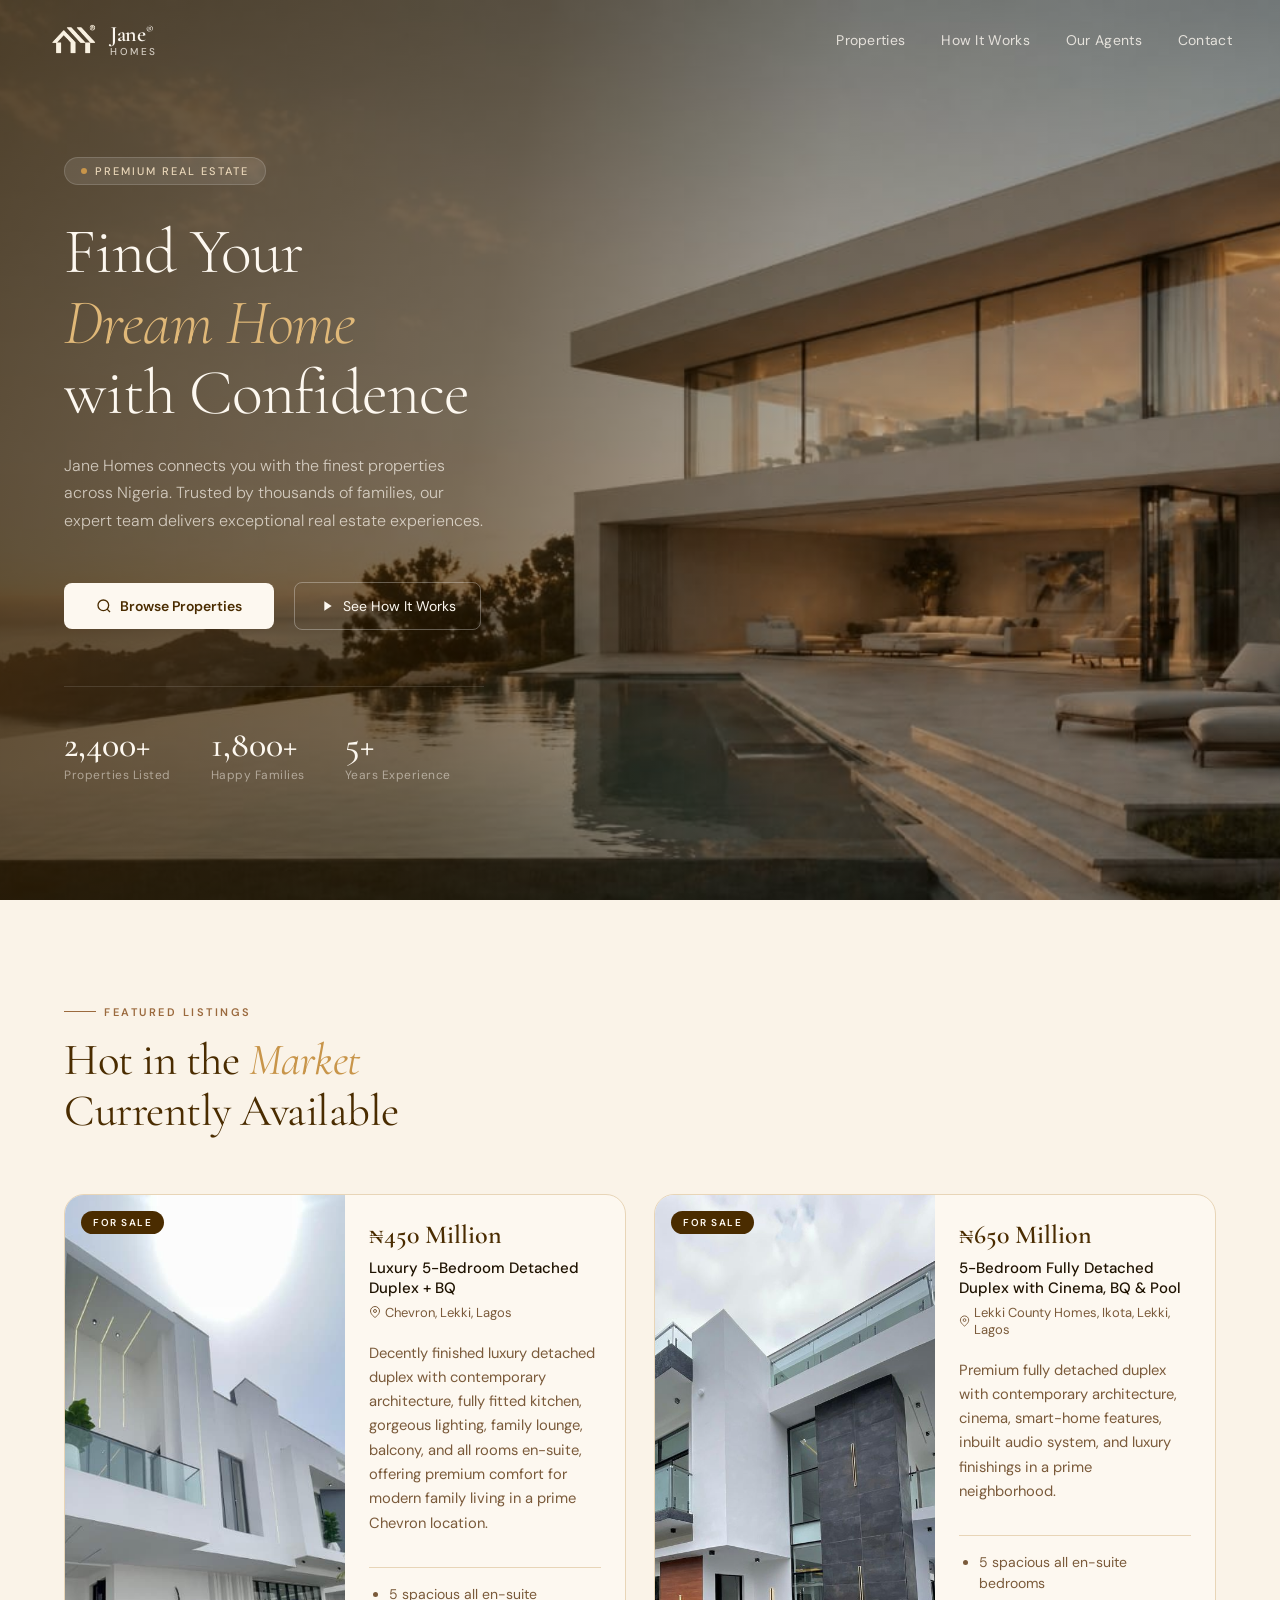
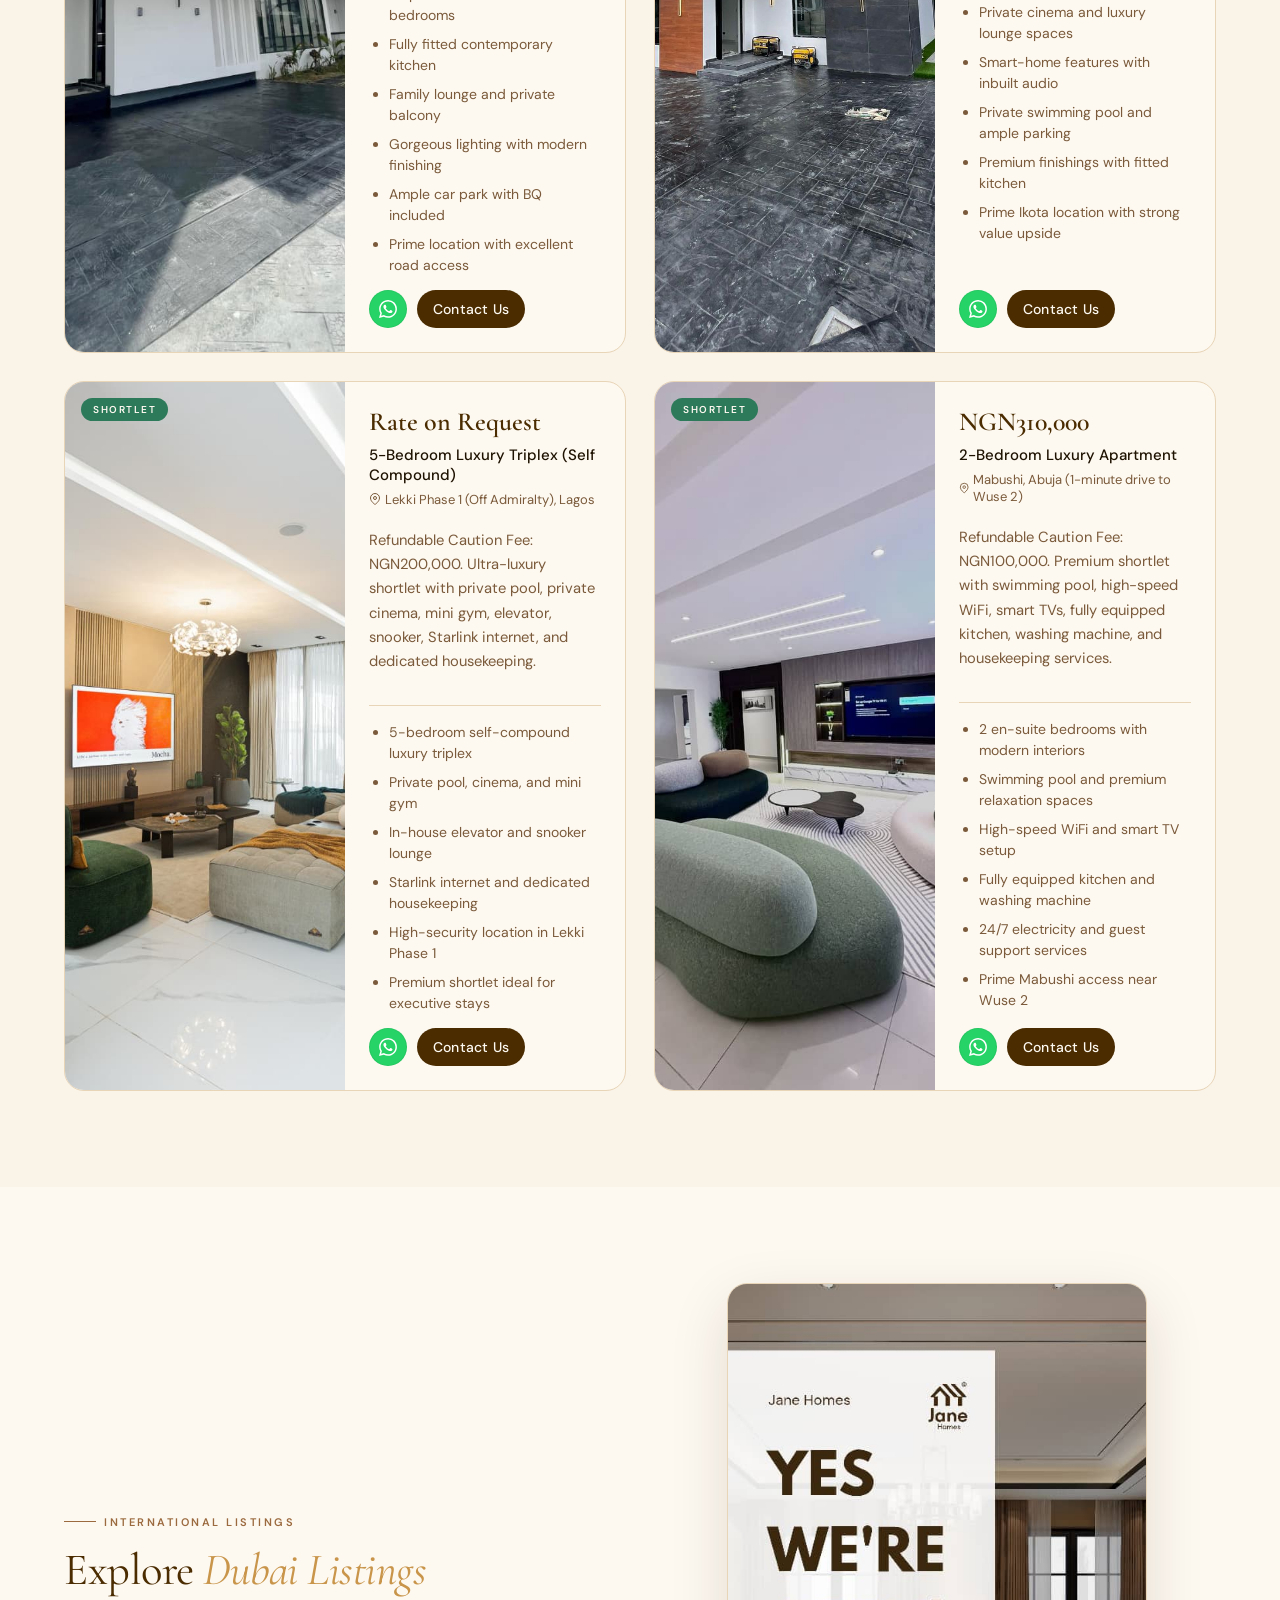
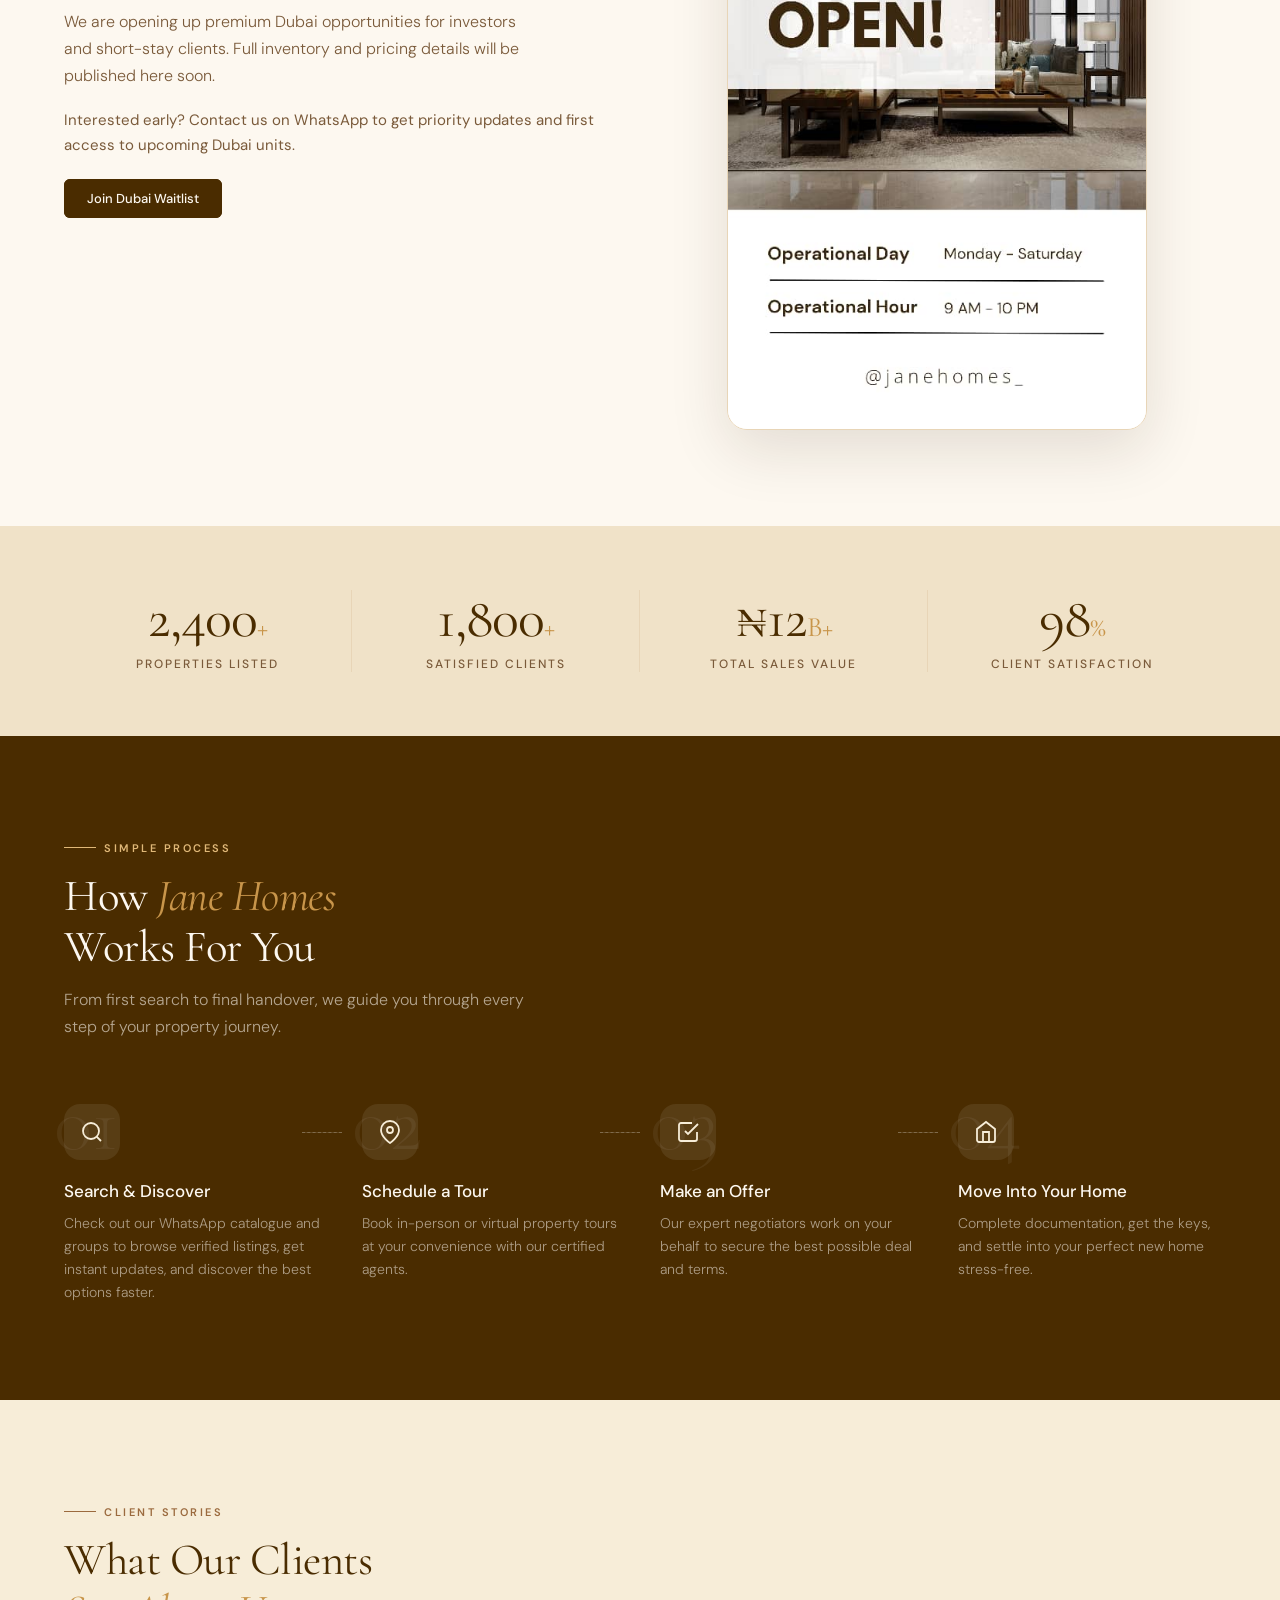
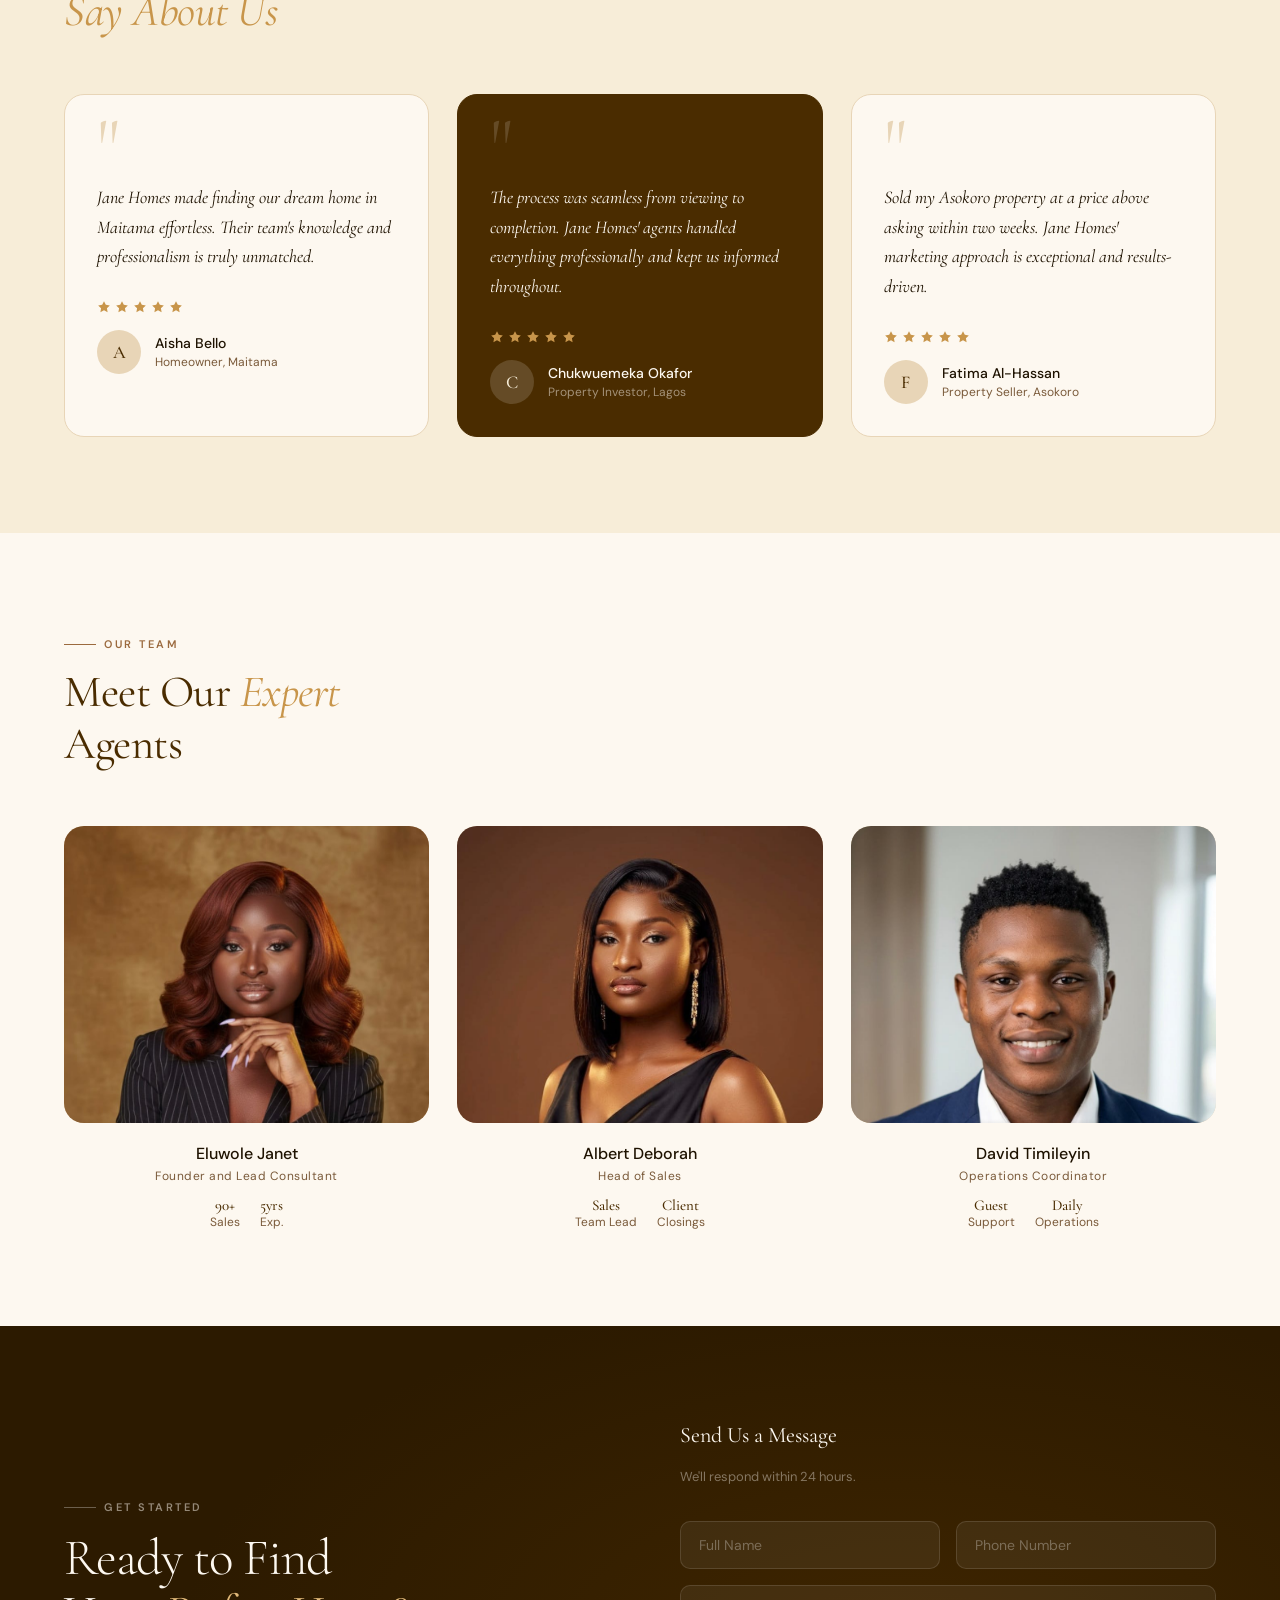
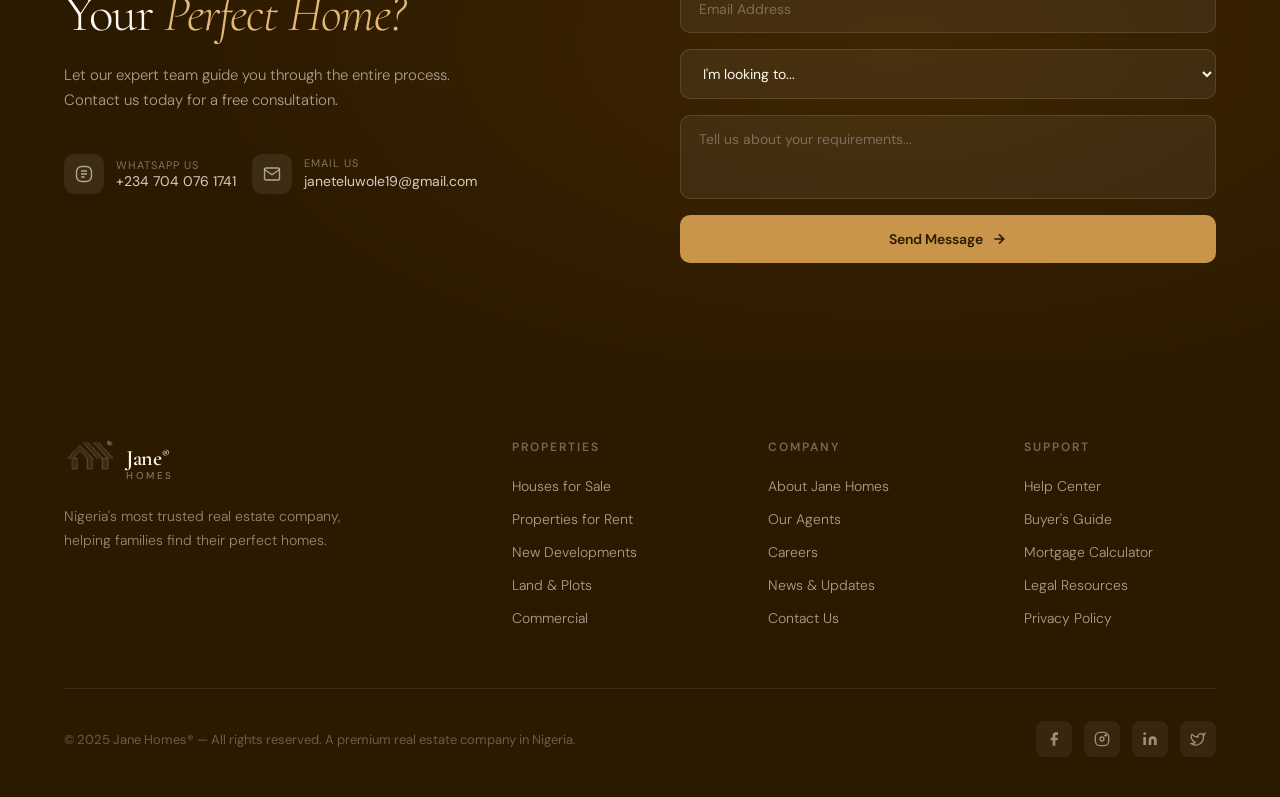
<file: index.html>
<!doctype html>
<html lang="en">
  <head>
    <meta charset="UTF-8" />
    <meta name="viewport" content="width=device-width, initial-scale=1.0" />
    <title>Jane Homes</title>
    <!-- Favicon and social preview: tab icon vs share preview image are separate on purpose -->
    <!-- Tab favicon (small icon shown in browser tabs) -->
    <link rel="icon" href="assets/images/static light" />
    <link rel="apple-touch-icon" href="assets/images/static light" />
    <!-- Social preview image (Open Graph / Twitter). Replace with assets/images/coverimage when available -->
    <!-- Default preview uses banner image currently in assets/images/banner -->
    <meta property="og:type" content="website" />
    <meta
      property="og:title"
      content="Jane Homes — Premium Properties in Nigeria"
    />
    <meta
      property="og:description"
      content="Browse curated luxury properties: sales and shortlets across Lekki, Abuja and beyond. Contact us on WhatsApp for priority viewings."
    />
    <meta
      property="og:image"
      content="https://jane-homes.vercel.app/assets/images/coverimage"
    />
    <meta property="og:image:alt" content="Jane Homes property preview" />
    <meta name="twitter:card" content="summary_large_image" />
    <meta
      name="twitter:title"
      content="Jane Homes — Premium Properties in Nigeria"
    />
    <meta
      name="twitter:description"
      content="Browse curated luxury properties: sales and shortlets across Lekki, Abuja and beyond. Contact us on WhatsApp for priority viewings."
    />
    <meta
      name="twitter:image"
      content="https://jane-homes.vercel.app/assets/images/coverimage"
    />
    <link rel="preconnect" href="https://fonts.googleapis.com" />
    <link
      href="https://fonts.googleapis.com/css2?family=Cormorant+Garamond:ital,wght@0,300;0,400;0,500;0,600;1,300;1,400&family=DM+Sans:wght@300;400;500;600&display=swap"
      rel="stylesheet"
    />
    <link rel="stylesheet" href="assets/css/styles.css" />
  </head>
  <body>
    <div
      id="form-toast"
      class="form-toast"
      role="status"
      aria-live="polite"
      aria-atomic="true"
    >
      <div class="form-toast-emoji">🎉</div>
      <div class="form-toast-content">
        <strong>Message sent successfully.</strong>
        <span
          >Thank you for reaching out. We will get back to you shortly.</span
        >
      </div>
    </div>

    <!-- NAV -->
    <nav id="navbar">
      <a href="#" class="nav-logo">
        <span class="logo-icon-wrap logo-icon-switch" aria-hidden="true">
          <img
            class="logo-icon logo-icon--white"
            src="assets/images/static light"
            alt=""
          />
          <img
            class="logo-icon logo-icon--dark"
            src="assets/images/static dark"
            alt=""
          />
        </span>
        <div class="logo-text">
          <span class="brand-name"
            >Jane<sup style="font-size: 10px; vertical-align: super"
              >®</sup
            ></span
          >
          <span class="brand-sub">Homes</span>
        </div>
      </a>
      <ul class="nav-links">
        <li><a href="#properties">Properties</a></li>
        <li><a href="#how">How It Works</a></li>
        <li><a href="#agents">Our Agents</a></li>
        <li>
          <a
            href="https://wa.me/2347040761741"
            target="_blank"
            rel="noopener noreferrer"
            >Contact</a
          >
        </li>
      </ul>
    </nav>

    <!-- HERO -->
    <section class="hero">
      <div class="hero-left">
        <div class="hero-tag">
          <div class="hero-tag-dot"></div>
          <span>Premium Real Estate</span>
        </div>
        <h1 class="hero-title">
          Find Your<br /><em>Dream Home</em><br />with Confidence
        </h1>
        <p class="hero-desc">
          Jane Homes connects you with the finest properties across Nigeria.
          Trusted by thousands of families, our expert team delivers exceptional
          real estate experiences.
        </p>
        <div class="hero-actions">
          <a href="#properties" class="btn-cream">
            <svg
              width="16"
              height="16"
              fill="none"
              stroke="currentColor"
              stroke-width="2"
              viewBox="0 0 24 24"
            >
              <circle cx="11" cy="11" r="8" />
              <path d="m21 21-4.35-4.35" />
            </svg>
            Browse Properties
          </a>
          <a href="#how" class="btn-ghost">
            <svg width="16" height="16" viewBox="0 0 24 24" fill="currentColor">
              <path d="M8 5v14l11-7z" />
            </svg>
            See How It Works
          </a>
        </div>
        <div class="hero-stats">
          <div>
            <div class="hero-stat-num">2,400+</div>
            <div class="hero-stat-label">Properties Listed</div>
          </div>
          <div>
            <div class="hero-stat-num">1,800+</div>
            <div class="hero-stat-label">Happy Families</div>
          </div>
          <div>
            <div class="hero-stat-num">5+</div>
            <div class="hero-stat-label">Years Experience</div>
          </div>
        </div>
      </div>
      <div class="hero-right">
        <div class="hero-right-overlay"></div>
        <!-- Property image placeholder with gradient -->
        <div
          style="
            width: 100%;
            height: 100%;
            min-height: 600px;
            background: linear-gradient(
              135deg,
              #c8a882 0%,
              #a07850 30%,
              #7a5230 70%,
              #4a2c00 100%
            );
            display: flex;
            align-items: center;
            justify-content: center;
            position: relative;
          "
        >
          <div style="text-align: center; opacity: 0.3">
            <svg width="120" height="120" fill="none" viewBox="0 0 80 80">
              <path
                d="M16 50 L28 34 L40 50"
                stroke="white"
                stroke-width="5"
                stroke-linecap="round"
                stroke-linejoin="round"
              />
              <path
                d="M24 50 L36 34 L48 50"
                stroke="white"
                stroke-width="5"
                stroke-linecap="round"
                stroke-linejoin="round"
              />
              <path
                d="M32 50 L44 34 L56 50"
                stroke="white"
                stroke-width="5"
                stroke-linecap="round"
                stroke-linejoin="round"
              />
              <line
                x1="28"
                y1="49"
                x2="28"
                y2="58"
                stroke="white"
                stroke-width="5"
                stroke-linecap="round"
              />
              <line
                x1="40"
                y1="49"
                x2="40"
                y2="58"
                stroke="white"
                stroke-width="5"
                stroke-linecap="round"
              />
              <line
                x1="52"
                y1="49"
                x2="52"
                y2="58"
                stroke="white"
                stroke-width="5"
                stroke-linecap="round"
              />
            </svg>
          </div>
          <!-- Decorative floating property cards -->
          <div
            style="
              position: absolute;
              bottom: 32px;
              right: 32px;
              background: rgba(253, 248, 240, 0.95);
              border-radius: 16px;
              padding: 20px 24px;
              backdrop-filter: blur(20px);
              min-width: 220px;
              box-shadow: 0 16px 60px rgba(44, 26, 0, 0.3);
            "
          >
            <div
              style="
                font-size: 11px;
                color: #7a5a3a;
                letter-spacing: 1.5px;
                text-transform: uppercase;
                margin-bottom: 6px;
              "
            >
              Latest Sale
            </div>
            <div
              style="
                font-family: &quot;Cormorant Garamond&quot;, serif;
                font-size: 24px;
                font-weight: 600;
                color: #4a2c00;
              "
            >
              ₦85M
            </div>
            <div style="font-size: 12px; color: #9b6a3e; margin-top: 4px">
              Asokoro, Abuja · 4 Bed
            </div>
          </div>
          <div
            style="
              position: absolute;
              top: 40px;
              left: 32px;
              background: rgba(74, 44, 0, 0.9);
              border-radius: 12px;
              padding: 14px 18px;
              backdrop-filter: blur(20px);
            "
          >
            <div
              style="
                font-size: 11px;
                color: rgba(253, 248, 240, 0.6);
                margin-bottom: 4px;
              "
            >
              New Listing
            </div>
            <div
              style="
                font-family: &quot;Cormorant Garamond&quot;, serif;
                font-size: 18px;
                color: #f7edd8;
                font-weight: 500;
              "
            >
              Maitama Villa
            </div>
          </div>
        </div>
        <!-- Rotating badge -->
        <div
          class="hero-badge"
          style="position: absolute; top: 40px; right: 30px; z-index: 5"
        >
          <svg
            viewBox="0 0 90 90"
            fill="none"
            xmlns="http://www.w3.org/2000/svg"
          >
            <circle
              cx="45"
              cy="45"
              r="44"
              stroke="rgba(200,149,74,0.3)"
              stroke-width="1"
            />
            <path
              id="circle-text"
              d="M 45,45 m -35,0 a 35,35 0 1,1 70,0 a 35,35 0 1,1 -70,0"
              fill="none"
            />
            <text
              style="
                font-size: 9px;
                fill: #c8954a;
                font-family: &quot;DM Sans&quot;, sans-serif;
                letter-spacing: 2px;
                font-weight: 500;
              "
            >
              <textPath href="#circle-text">
                PREMIUM REAL ESTATE · ABUJA ·
              </textPath>
            </text>
            <circle cx="45" cy="45" r="18" fill="rgba(74,44,0,0.8)" />
            <path
              d="M39 49 L45 39 L51 49"
              stroke="#F7EDD8"
              stroke-width="2"
              stroke-linecap="round"
              stroke-linejoin="round"
              fill="none"
            />
            <line
              x1="43"
              y1="49"
              x2="43"
              y2="53"
              stroke="#F7EDD8"
              stroke-width="2"
              stroke-linecap="round"
            />
            <line
              x1="47"
              y1="49"
              x2="47"
              y2="53"
              stroke="#F7EDD8"
              stroke-width="2"
              stroke-linecap="round"
            />
          </svg>
        </div>
      </div>
    </section>

    <!-- SEARCH
    <div class="search-section">
      <div class="search-container">
        <div class="search-wrapper fade-in">
          <div style="width: 100%">
            <div class="search-tabs">
              <div class="search-tab active">Buy</div>
              <div class="search-tab">Rent</div>
              <div class="search-tab">Sell</div>
              <div class="search-tab">New Developments</div>
            </div>
            <div
              style="
                display: flex;
                gap: 20px;
                align-items: flex-end;
                flex-wrap: wrap;
              "
            >
              <div class="search-field" style="flex: 2">
                <label>Location</label>
                <input type="text" placeholder="e.g. Maitama, Wuse, Jabi..." />
              </div>
              <div class="search-field">
                <label>Property Type</label>
                <select>
                  <option>All Types</option>
                  <option>Apartment</option>
                  <option>Detached House</option>
                  <option>Duplex</option>
                  <option>Land</option>
                </select>
              </div>
              <div class="search-field">
                <label>Price Range</label>
                <select>
                  <option>Any Price</option>
                  <option>₦10M – ₦30M</option>
                  <option>₦30M – ₦80M</option>
                  <option>₦80M – ₦200M</option>
                  <option>₦200M+</option>
                </select>
              </div>
              <div class="search-field">
                <label>Bedrooms</label>
                <select>
                  <option>Any</option>
                  <option>1 Bed</option>
                  <option>2 Beds</option>
                  <option>3 Beds</option>
                  <option>4+ Beds</option>
                </select>
              </div>
              <button class="search-btn">
                <svg
                  width="16"
                  height="16"
                  fill="none"
                  stroke="currentColor"
                  stroke-width="2"
                  viewBox="0 0 24 24"
                >
                  <circle cx="11" cy="11" r="8" />
                  <path d="m21 21-4.35-4.35" />
                </svg>
                Search
              </button>
            </div>
          </div>
        </div>
      </div>
    </div>
    -->

    <!-- PROPERTIES -->
    <section class="properties-section" id="properties">
      <div class="section-header fade-in">
        <div>
          <div class="section-tag">
            <div class="section-tag-line"></div>
            <span>Featured Listings</span>
          </div>
          <h2 class="section-title">
            Hot in the <em>Market</em><br />Currently Available
          </h2>
        </div>
        <!-- <a href="#" class="btn-outline">View All Properties →</a> -->
      </div>
      <div class="properties-grid">
        <div class="property-card property-card--client fade-in">
          <div class="property-img">
            <img
              src="assets/images/card1"
              alt="5-Bedroom Detached Duplex for sale in Chevron, Lekki, Lagos"
            />
            <span class="property-tag">For Sale</span>
          </div>
          <div class="property-info">
            <div class="property-price">₦450 Million</div>
            <div class="property-name">
              Luxury 5-Bedroom Detached Duplex + BQ
            </div>
            <div class="property-location">
              <svg
                width="12"
                height="12"
                fill="none"
                stroke="currentColor"
                stroke-width="2"
                viewBox="0 0 24 24"
              >
                <path d="M21 10c0 7-9 13-9 13s-9-6-9-13a9 9 0 0 1 18 0z" />
                <circle cx="12" cy="10" r="3" />
              </svg>
              Chevron, Lekki, Lagos
            </div>
            <p class="property-desc">
              Decently finished luxury detached duplex with contemporary
              architecture, fully fitted kitchen, gorgeous lighting, family
              lounge, balcony, and all rooms en-suite, offering premium comfort
              for modern family living in a prime Chevron location.
            </p>
            <div class="property-benefits-wrap">
              <ul class="property-benefits">
                <li>5 spacious all en-suite bedrooms</li>
                <li>Fully fitted contemporary kitchen</li>
                <li>Family lounge and private balcony</li>
                <li>Gorgeous lighting with modern finishing</li>
                <li>Ample car park with BQ included</li>
                <li>Prime location with excellent road access</li>
              </ul>
              <div class="property-contact-row">
                <a
                  class="property-whatsapp"
                  href="https://wa.me/2347040761741"
                  target="_blank"
                  rel="noopener noreferrer"
                  aria-label="Chat with Jane Homes on WhatsApp"
                >
                  <svg
                    width="18"
                    height="18"
                    viewBox="0 0 24 24"
                    fill="currentColor"
                    aria-hidden="true"
                  >
                    <path
                      d="M20.52 3.48A11.86 11.86 0 0 0 12.06 0C5.52 0 .2 5.32.2 11.86c0 2.1.55 4.14 1.6 5.94L0 24l6.38-1.67a11.84 11.84 0 0 0 5.68 1.44h.01c6.54 0 11.86-5.32 11.86-11.86 0-3.17-1.23-6.14-3.41-8.43zM12.07 21.74a9.88 9.88 0 0 1-5.03-1.38l-.36-.22-3.78.99 1.01-3.68-.24-.38a9.87 9.87 0 0 1-1.53-5.22c0-5.45 4.44-9.89 9.9-9.89 2.64 0 5.12 1.03 6.98 2.9a9.83 9.83 0 0 1 2.9 6.99c0 5.45-4.44 9.89-9.89 9.89zm5.42-7.42c-.3-.15-1.77-.87-2.04-.97-.27-.1-.47-.15-.67.15-.2.3-.77.97-.95 1.17-.17.2-.35.22-.65.07-.3-.15-1.28-.47-2.44-1.5-.91-.8-1.52-1.78-1.7-2.08-.18-.3-.02-.46.13-.61.13-.13.3-.35.45-.52.15-.18.2-.3.3-.5.1-.2.05-.37-.02-.52-.08-.15-.67-1.62-.92-2.23-.24-.57-.48-.49-.67-.5-.17-.01-.37-.01-.57-.01-.2 0-.52.07-.8.37-.27.3-1.04 1.01-1.04 2.46s1.07 2.85 1.22 3.05c.15.2 2.09 3.19 5.06 4.47.71.31 1.27.5 1.7.64.71.23 1.36.2 1.87.12.57-.08 1.77-.72 2.02-1.42.25-.7.25-1.31.17-1.42-.08-.12-.27-.2-.57-.35z"
                    />
                  </svg>
                </a>
                <a class="property-contact-btn" href="#contact">Contact Us</a>
              </div>
            </div>
          </div>
        </div>

        <div class="property-card property-card--client fade-in">
          <div class="property-img">
            <img
              src="assets/images/card2"
              alt="5-Bedroom Fully Detached Duplex for sale in Ikota, Lekki, Lagos"
            />
            <span class="property-tag">For Sale</span>
          </div>
          <div class="property-info">
            <div class="property-price">₦650 Million</div>
            <div class="property-name">
              5-Bedroom Fully Detached Duplex with Cinema, BQ & Pool
            </div>
            <div class="property-location">
              <svg
                width="12"
                height="12"
                fill="none"
                stroke="currentColor"
                stroke-width="2"
                viewBox="0 0 24 24"
              >
                <path d="M21 10c0 7-9 13-9 13s-9-6-9-13a9 9 0 0 1 18 0z" />
                <circle cx="12" cy="10" r="3" />
              </svg>
              Lekki County Homes, Ikota, Lekki, Lagos
            </div>
            <p class="property-desc">
              Premium fully detached duplex with contemporary architecture,
              cinema, smart-home features, inbuilt audio system, and luxury
              finishings in a prime neighborhood.
            </p>
            <div class="property-benefits-wrap">
              <ul class="property-benefits">
                <li>5 spacious all en-suite bedrooms</li>
                <li>Private cinema and luxury lounge spaces</li>
                <li>Smart-home features with inbuilt audio</li>
                <li>Private swimming pool and ample parking</li>
                <li>Premium finishings with fitted kitchen</li>
                <li>Prime Ikota location with strong value upside</li>
              </ul>
              <div class="property-contact-row">
                <a
                  class="property-whatsapp"
                  href="https://wa.me/2347040761741"
                  target="_blank"
                  rel="noopener noreferrer"
                  aria-label="Chat with Jane Homes on WhatsApp"
                >
                  <svg
                    width="18"
                    height="18"
                    viewBox="0 0 24 24"
                    fill="currentColor"
                    aria-hidden="true"
                  >
                    <path
                      d="M20.52 3.48A11.86 11.86 0 0 0 12.06 0C5.52 0 .2 5.32.2 11.86c0 2.1.55 4.14 1.6 5.94L0 24l6.38-1.67a11.84 11.84 0 0 0 5.68 1.44h.01c6.54 0 11.86-5.32 11.86-11.86 0-3.17-1.23-6.14-3.41-8.43zM12.07 21.74a9.88 9.88 0 0 1-5.03-1.38l-.36-.22-3.78.99 1.01-3.68-.24-.38a9.87 9.87 0 0 1-1.53-5.22c0-5.45 4.44-9.89 9.9-9.89 2.64 0 5.12 1.03 6.98 2.9a9.83 9.83 0 0 1 2.9 6.99c0 5.45-4.44 9.89-9.89 9.89zm5.42-7.42c-.3-.15-1.77-.87-2.04-.97-.27-.1-.47-.15-.67.15-.2.3-.77.97-.95 1.17-.17.2-.35.22-.65.07-.3-.15-1.28-.47-2.44-1.5-.91-.8-1.52-1.78-1.7-2.08-.18-.3-.02-.46.13-.61.13-.13.3-.35.45-.52.15-.18.2-.3.3-.5.1-.2.05-.37-.02-.52-.08-.15-.67-1.62-.92-2.23-.24-.57-.48-.49-.67-.5-.17-.01-.37-.01-.57-.01-.2 0-.52.07-.8.37-.27.3-1.04 1.01-1.04 2.46s1.07 2.85 1.22 3.05c.15.2 2.09 3.19 5.06 4.47.71.31 1.27.5 1.7.64.71.23 1.36.2 1.87.12.57-.08 1.77-.72 2.02-1.42.25-.7.25-1.31.17-1.42-.08-.12-.27-.2-.57-.35z"
                    />
                  </svg>
                </a>
                <a class="property-contact-btn" href="#contact">Contact Us</a>
              </div>
            </div>
          </div>
        </div>

        <div class="property-card property-card--client fade-in">
          <div class="property-img">
            <img
              src="assets/images/card3"
              alt="5-Bedroom Luxury Triplex shortlet in Lekki Phase 1"
            />
            <span class="property-tag new">Shortlet</span>
          </div>
          <div class="property-info">
            <div class="property-price">Rate on Request</div>
            <div class="property-name">
              5-Bedroom Luxury Triplex (Self Compound)
            </div>
            <div class="property-location">
              <svg
                width="12"
                height="12"
                fill="none"
                stroke="currentColor"
                stroke-width="2"
                viewBox="0 0 24 24"
              >
                <path d="M21 10c0 7-9 13-9 13s-9-6-9-13a9 9 0 0 1 18 0z" />
                <circle cx="12" cy="10" r="3" />
              </svg>
              Lekki Phase 1 (Off Admiralty), Lagos
            </div>
            <p class="property-desc">
              Refundable Caution Fee: NGN200,000. Ultra-luxury shortlet with
              private pool, private cinema, mini gym, elevator, snooker,
              Starlink internet, and dedicated housekeeping.
            </p>
            <div class="property-benefits-wrap">
              <ul class="property-benefits">
                <li>5-bedroom self-compound luxury triplex</li>
                <li>Private pool, cinema, and mini gym</li>
                <li>In-house elevator and snooker lounge</li>
                <li>Starlink internet and dedicated housekeeping</li>
                <li>High-security location in Lekki Phase 1</li>
                <li>Premium shortlet ideal for executive stays</li>
              </ul>
              <div class="property-contact-row">
                <a
                  class="property-whatsapp"
                  href="https://wa.me/2347040761741"
                  target="_blank"
                  rel="noopener noreferrer"
                  aria-label="Chat with Jane Homes on WhatsApp"
                >
                  <svg
                    width="18"
                    height="18"
                    viewBox="0 0 24 24"
                    fill="currentColor"
                    aria-hidden="true"
                  >
                    <path
                      d="M20.52 3.48A11.86 11.86 0 0 0 12.06 0C5.52 0 .2 5.32.2 11.86c0 2.1.55 4.14 1.6 5.94L0 24l6.38-1.67a11.84 11.84 0 0 0 5.68 1.44h.01c6.54 0 11.86-5.32 11.86-11.86 0-3.17-1.23-6.14-3.41-8.43zM12.07 21.74a9.88 9.88 0 0 1-5.03-1.38l-.36-.22-3.78.99 1.01-3.68-.24-.38a9.87 9.87 0 0 1-1.53-5.22c0-5.45 4.44-9.89 9.9-9.89 2.64 0 5.12 1.03 6.98 2.9a9.83 9.83 0 0 1 2.9 6.99c0 5.45-4.44 9.89-9.89 9.89zm5.42-7.42c-.3-.15-1.77-.87-2.04-.97-.27-.1-.47-.15-.67.15-.2.3-.77.97-.95 1.17-.17.2-.35.22-.65.07-.3-.15-1.28-.47-2.44-1.5-.91-.8-1.52-1.78-1.7-2.08-.18-.3-.02-.46.13-.61.13-.13.3-.35.45-.52.15-.18.2-.3.3-.5.1-.2.05-.37-.02-.52-.08-.15-.67-1.62-.92-2.23-.24-.57-.48-.49-.67-.5-.17-.01-.37-.01-.57-.01-.2 0-.52.07-.8.37-.27.3-1.04 1.01-1.04 2.46s1.07 2.85 1.22 3.05c.15.2 2.09 3.19 5.06 4.47.71.31 1.27.5 1.7.64.71.23 1.36.2 1.87.12.57-.08 1.77-.72 2.02-1.42.25-.7.25-1.31.17-1.42-.08-.12-.27-.2-.57-.35z"
                    />
                  </svg>
                </a>
                <a class="property-contact-btn" href="#contact">Contact Us</a>
              </div>
            </div>
          </div>
        </div>

        <div class="property-card property-card--client fade-in">
          <div class="property-img">
            <img
              src="assets/images/card4"
              alt="2-Bedroom Luxury Apartment shortlet in Mabushi, Abuja"
            />
            <span class="property-tag new">Shortlet</span>
          </div>
          <div class="property-info">
            <div class="property-price">NGN310,000</div>
            <div class="property-name">2-Bedroom Luxury Apartment</div>
            <div class="property-location">
              <svg
                width="12"
                height="12"
                fill="none"
                stroke="currentColor"
                stroke-width="2"
                viewBox="0 0 24 24"
              >
                <path d="M21 10c0 7-9 13-9 13s-9-6-9-13a9 9 0 0 1 18 0z" />
                <circle cx="12" cy="10" r="3" />
              </svg>
              Mabushi, Abuja (1-minute drive to Wuse 2)
            </div>
            <p class="property-desc">
              Refundable Caution Fee: NGN100,000. Premium shortlet with swimming
              pool, high-speed WiFi, smart TVs, fully equipped kitchen, washing
              machine, and housekeeping services.
            </p>
            <div class="property-benefits-wrap">
              <ul class="property-benefits">
                <li>2 en-suite bedrooms with modern interiors</li>
                <li>Swimming pool and premium relaxation spaces</li>
                <li>High-speed WiFi and smart TV setup</li>
                <li>Fully equipped kitchen and washing machine</li>
                <li>24/7 electricity and guest support services</li>
                <li>Prime Mabushi access near Wuse 2</li>
              </ul>
              <div class="property-contact-row">
                <a
                  class="property-whatsapp"
                  href="https://wa.me/2347040761741"
                  target="_blank"
                  rel="noopener noreferrer"
                  aria-label="Chat with Jane Homes on WhatsApp"
                >
                  <svg
                    width="18"
                    height="18"
                    viewBox="0 0 24 24"
                    fill="currentColor"
                    aria-hidden="true"
                  >
                    <path
                      d="M20.52 3.48A11.86 11.86 0 0 0 12.06 0C5.52 0 .2 5.32.2 11.86c0 2.1.55 4.14 1.6 5.94L0 24l6.38-1.67a11.84 11.84 0 0 0 5.68 1.44h.01c6.54 0 11.86-5.32 11.86-11.86 0-3.17-1.23-6.14-3.41-8.43zM12.07 21.74a9.88 9.88 0 0 1-5.03-1.38l-.36-.22-3.78.99 1.01-3.68-.24-.38a9.87 9.87 0 0 1-1.53-5.22c0-5.45 4.44-9.89 9.9-9.89 2.64 0 5.12 1.03 6.98 2.9a9.83 9.83 0 0 1 2.9 6.99c0 5.45-4.44 9.89-9.89 9.89zm5.42-7.42c-.3-.15-1.77-.87-2.04-.97-.27-.1-.47-.15-.67.15-.2.3-.77.97-.95 1.17-.17.2-.35.22-.65.07-.3-.15-1.28-.47-2.44-1.5-.91-.8-1.52-1.78-1.7-2.08-.18-.3-.02-.46.13-.61.13-.13.3-.35.45-.52.15-.18.2-.3.3-.5.1-.2.05-.37-.02-.52-.08-.15-.67-1.62-.92-2.23-.24-.57-.48-.49-.67-.5-.17-.01-.37-.01-.57-.01-.2 0-.52.07-.8.37-.27.3-1.04 1.01-1.04 2.46s1.07 2.85 1.22 3.05c.15.2 2.09 3.19 5.06 4.47.71.31 1.27.5 1.7.64.71.23 1.36.2 1.87.12.57-.08 1.77-.72 2.02-1.42.25-.7.25-1.31.17-1.42-.08-.12-.27-.2-.57-.35z"
                    />
                  </svg>
                </a>
                <a class="property-contact-btn" href="#contact">Contact Us</a>
              </div>
            </div>
          </div>
        </div>
      </div>
    </section>

    <!-- DUBAI LISTINGS -->
    <section class="dubai-section" id="dubai-listings">
      <div class="dubai-grid">
        <div class="dubai-content fade-in">
          <div class="section-tag">
            <div class="section-tag-line"></div>
            <span>International Listings</span>
          </div>
          <h2 class="section-title">Explore <em>Dubai Listings</em></h2>
          <p class="section-desc">
            We are opening up premium Dubai opportunities for investors and
            short-stay clients. Full inventory and pricing details will be
            published here soon.
          </p>
          <p class="dubai-note">
            Interested early? Contact us on WhatsApp to get priority updates and
            first access to upcoming Dubai units.
          </p>
          <a
            class="btn-solid"
            href="https://wa.me/2347040761741"
            target="_blank"
            rel="noopener noreferrer"
            >Join Dubai Waitlist</a
          >
        </div>
        <div class="dubai-image-wrap fade-in">
          <img
            class="dubai-image"
            src="assets/images/banner"
            alt="Dubai luxury property showcase"
          />
        </div>
      </div>
    </section>

    <!-- STATS BAND -->
    <div class="stats-band">
      <div class="stat-item fade-in">
        <div class="stat-number">2,400<span class="stat-suffix">+</span></div>
        <div class="stat-label">Properties Listed</div>
      </div>
      <div class="stat-item fade-in">
        <div class="stat-number">1,800<span class="stat-suffix">+</span></div>
        <div class="stat-label">Satisfied Clients</div>
      </div>
      <div class="stat-item fade-in">
        <div class="stat-number">₦12<span class="stat-suffix">B+</span></div>
        <div class="stat-label">Total Sales Value</div>
      </div>
      <div class="stat-item fade-in">
        <div class="stat-number">98<span class="stat-suffix">%</span></div>
        <div class="stat-label">Client Satisfaction</div>
      </div>
    </div>

    <!-- HOW IT WORKS -->
    <section class="how-section" id="how">
      <div style="max-width: 600px" class="fade-in">
        <div class="section-tag">
          <div class="section-tag-line"></div>
          <span>Simple Process</span>
        </div>
        <h2 class="section-title">
          How <em>Jane Homes</em><br />Works For You
        </h2>
        <p class="section-desc">
          From first search to final handover, we guide you through every step
          of your property journey.
        </p>
      </div>
      <div class="steps-grid">
        <div class="step fade-in">
          <div class="step-num">01</div>
          <div class="step-icon">
            <svg
              width="24"
              height="24"
              fill="none"
              stroke="#F7EDD8"
              stroke-width="1.8"
              viewBox="0 0 24 24"
            >
              <circle cx="11" cy="11" r="8" />
              <path d="m21 21-4.35-4.35" />
            </svg>
          </div>
          <div class="step-title">Search & Discover</div>
          <p class="step-desc">
            Check out our WhatsApp catalogue and groups to browse verified
            listings, get instant updates, and discover the best options faster.
          </p>
        </div>
        <div class="step fade-in">
          <div class="step-num">02</div>
          <div class="step-icon">
            <svg
              width="24"
              height="24"
              fill="none"
              stroke="#F7EDD8"
              stroke-width="1.8"
              viewBox="0 0 24 24"
            >
              <path d="M21 10c0 7-9 13-9 13s-9-6-9-13a9 9 0 0 1 18 0z" />
              <circle cx="12" cy="10" r="3" />
            </svg>
          </div>
          <div class="step-title">Schedule a Tour</div>
          <p class="step-desc">
            Book in-person or virtual property tours at your convenience with
            our certified agents.
          </p>
        </div>
        <div class="step fade-in">
          <div class="step-num">03</div>
          <div class="step-icon">
            <svg
              width="24"
              height="24"
              fill="none"
              stroke="#F7EDD8"
              stroke-width="1.8"
              viewBox="0 0 24 24"
            >
              <path d="M9 11l3 3L22 4" />
              <path
                d="M21 12v7a2 2 0 0 1-2 2H5a2 2 0 0 1-2-2V5a2 2 0 0 1 2-2h11"
              />
            </svg>
          </div>
          <div class="step-title">Make an Offer</div>
          <p class="step-desc">
            Our expert negotiators work on your behalf to secure the best
            possible deal and terms.
          </p>
        </div>
        <div class="step fade-in">
          <div class="step-num">04</div>
          <div class="step-icon">
            <svg
              width="24"
              height="24"
              fill="none"
              stroke="#F7EDD8"
              stroke-width="1.8"
              viewBox="0 0 24 24"
            >
              <path d="M3 9l9-7 9 7v11a2 2 0 0 1-2 2H5a2 2 0 0 1-2-2z" />
              <polyline points="9 22 9 12 15 12 15 22" />
            </svg>
          </div>
          <div class="step-title">Move Into Your Home</div>
          <p class="step-desc">
            Complete documentation, get the keys, and settle into your perfect
            new home stress-free.
          </p>
        </div>
      </div>
    </section>

    <!-- TESTIMONIALS -->
    <section class="testimonials-section">
      <div class="section-header fade-in">
        <div>
          <div class="section-tag">
            <div class="section-tag-line"></div>
            <span>Client Stories</span>
          </div>
          <h2 class="section-title">
            What Our Clients<br /><em>Say About Us</em>
          </h2>
        </div>
      </div>
      <div class="testimonials-grid">
        <div class="testimonial-card fade-in">
          <span class="quote-mark">"</span>
          <p class="testimonial-text">
            Jane Homes made finding our dream home in Maitama effortless. Their
            team's knowledge and professionalism is truly unmatched.
          </p>
          <div class="testimonial-stars">
            <svg width="14" height="14" fill="#C8954A" viewBox="0 0 24 24">
              <path
                d="M12 2l3.09 6.26L22 9.27l-5 4.87 1.18 6.88L12 17.77l-6.18 3.25L7 14.14 2 9.27l6.91-1.01L12 2z"
              />
            </svg>
            <svg width="14" height="14" fill="#C8954A" viewBox="0 0 24 24">
              <path
                d="M12 2l3.09 6.26L22 9.27l-5 4.87 1.18 6.88L12 17.77l-6.18 3.25L7 14.14 2 9.27l6.91-1.01L12 2z"
              />
            </svg>
            <svg width="14" height="14" fill="#C8954A" viewBox="0 0 24 24">
              <path
                d="M12 2l3.09 6.26L22 9.27l-5 4.87 1.18 6.88L12 17.77l-6.18 3.25L7 14.14 2 9.27l6.91-1.01L12 2z"
              />
            </svg>
            <svg width="14" height="14" fill="#C8954A" viewBox="0 0 24 24">
              <path
                d="M12 2l3.09 6.26L22 9.27l-5 4.87 1.18 6.88L12 17.77l-6.18 3.25L7 14.14 2 9.27l6.91-1.01L12 2z"
              />
            </svg>
            <svg width="14" height="14" fill="#C8954A" viewBox="0 0 24 24">
              <path
                d="M12 2l3.09 6.26L22 9.27l-5 4.87 1.18 6.88L12 17.77l-6.18 3.25L7 14.14 2 9.27l6.91-1.01L12 2z"
              />
            </svg>
          </div>
          <div class="testimonial-author">
            <div class="author-avatar">A</div>
            <div>
              <div class="author-name">Aisha Bello</div>
              <div class="author-role">Homeowner, Maitama</div>
            </div>
          </div>
        </div>

        <div class="testimonial-card featured-t fade-in">
          <span class="quote-mark">"</span>
          <p class="testimonial-text">
            The process was seamless from viewing to completion. Jane Homes'
            agents handled everything professionally and kept us informed
            throughout.
          </p>
          <div class="testimonial-stars">
            <svg width="14" height="14" fill="#C8954A" viewBox="0 0 24 24">
              <path
                d="M12 2l3.09 6.26L22 9.27l-5 4.87 1.18 6.88L12 17.77l-6.18 3.25L7 14.14 2 9.27l6.91-1.01L12 2z"
              />
            </svg>
            <svg width="14" height="14" fill="#C8954A" viewBox="0 0 24 24">
              <path
                d="M12 2l3.09 6.26L22 9.27l-5 4.87 1.18 6.88L12 17.77l-6.18 3.25L7 14.14 2 9.27l6.91-1.01L12 2z"
              />
            </svg>
            <svg width="14" height="14" fill="#C8954A" viewBox="0 0 24 24">
              <path
                d="M12 2l3.09 6.26L22 9.27l-5 4.87 1.18 6.88L12 17.77l-6.18 3.25L7 14.14 2 9.27l6.91-1.01L12 2z"
              />
            </svg>
            <svg width="14" height="14" fill="#C8954A" viewBox="0 0 24 24">
              <path
                d="M12 2l3.09 6.26L22 9.27l-5 4.87 1.18 6.88L12 17.77l-6.18 3.25L7 14.14 2 9.27l6.91-1.01L12 2z"
              />
            </svg>
            <svg width="14" height="14" fill="#C8954A" viewBox="0 0 24 24">
              <path
                d="M12 2l3.09 6.26L22 9.27l-5 4.87 1.18 6.88L12 17.77l-6.18 3.25L7 14.14 2 9.27l6.91-1.01L12 2z"
              />
            </svg>
          </div>
          <div class="testimonial-author">
            <div
              class="author-avatar"
              style="background: rgba(255, 255, 255, 0.15); color: #f7edd8"
            >
              C
            </div>
            <div>
              <div class="author-name">Chukwuemeka Okafor</div>
              <div class="author-role">Property Investor, Lagos</div>
            </div>
          </div>
        </div>

        <div class="testimonial-card fade-in">
          <span class="quote-mark">"</span>
          <p class="testimonial-text">
            Sold my Asokoro property at a price above asking within two weeks.
            Jane Homes' marketing approach is exceptional and results-driven.
          </p>
          <div class="testimonial-stars">
            <svg width="14" height="14" fill="#C8954A" viewBox="0 0 24 24">
              <path
                d="M12 2l3.09 6.26L22 9.27l-5 4.87 1.18 6.88L12 17.77l-6.18 3.25L7 14.14 2 9.27l6.91-1.01L12 2z"
              />
            </svg>
            <svg width="14" height="14" fill="#C8954A" viewBox="0 0 24 24">
              <path
                d="M12 2l3.09 6.26L22 9.27l-5 4.87 1.18 6.88L12 17.77l-6.18 3.25L7 14.14 2 9.27l6.91-1.01L12 2z"
              />
            </svg>
            <svg width="14" height="14" fill="#C8954A" viewBox="0 0 24 24">
              <path
                d="M12 2l3.09 6.26L22 9.27l-5 4.87 1.18 6.88L12 17.77l-6.18 3.25L7 14.14 2 9.27l6.91-1.01L12 2z"
              />
            </svg>
            <svg width="14" height="14" fill="#C8954A" viewBox="0 0 24 24">
              <path
                d="M12 2l3.09 6.26L22 9.27l-5 4.87 1.18 6.88L12 17.77l-6.18 3.25L7 14.14 2 9.27l6.91-1.01L12 2z"
              />
            </svg>
            <svg width="14" height="14" fill="#C8954A" viewBox="0 0 24 24">
              <path
                d="M12 2l3.09 6.26L22 9.27l-5 4.87 1.18 6.88L12 17.77l-6.18 3.25L7 14.14 2 9.27l6.91-1.01L12 2z"
              />
            </svg>
          </div>
          <div class="testimonial-author">
            <div class="author-avatar">F</div>
            <div>
              <div class="author-name">Fatima Al-Hassan</div>
              <div class="author-role">Property Seller, Asokoro</div>
            </div>
          </div>
        </div>
      </div>
    </section>

    <!-- AGENTS -->
    <section class="agents-section" id="agents">
      <div class="section-header fade-in">
        <div>
          <div class="section-tag">
            <div class="section-tag-line"></div>
            <span>Our Team</span>
          </div>
          <h2 class="section-title">Meet Our <em>Expert</em><br />Agents</h2>
        </div>
      </div>
      <div class="agents-grid">
        <div class="agent-card fade-in">
          <div class="agent-photo-wrapper">
            <img
              class="agent-photo"
              src="assets/images/ceoimage.jpeg"
              alt="Jane Homes CEO"
            />
            <div class="agent-social">
              <div class="social-icon">
                <svg width="14" height="14" fill="#4A2C00" viewBox="0 0 24 24">
                  <path
                    d="M16 8a6 6 0 0 1 6 6v7h-4v-7a2 2 0 0 0-2-2 2 2 0 0 0-2 2v7h-4v-7a6 6 0 0 1 6-6z"
                  />
                  <rect x="2" y="9" width="4" height="12" />
                  <circle cx="4" cy="4" r="2" />
                </svg>
              </div>
              <div class="social-icon">
                <svg
                  width="14"
                  height="14"
                  fill="none"
                  stroke="#4A2C00"
                  stroke-width="2"
                  viewBox="0 0 24 24"
                >
                  <path
                    d="M15 2H9a7 7 0 0 0-7 7v6a7 7 0 0 0 7 7h6a7 7 0 0 0 7-7V9a7 7 0 0 0-7-7z"
                  />
                  <circle cx="12" cy="12" r="3" />
                </svg>
              </div>
            </div>
          </div>
          <div class="agent-name">Eluwole Janet</div>
          <div class="agent-role">Founder and Lead Consultant</div>
          <div class="agent-stats">
            <div class="agent-stat"><strong>90+</strong>Sales</div>
            <div class="agent-stat"><strong>5yrs</strong>Exp.</div>
          </div>
        </div>

        <div class="agent-card fade-in">
          <div class="agent-photo-wrapper">
            <img
              class="agent-photo"
              src="assets/images/agent2"
              alt="Head of Sales"
            />
            <div class="agent-social">
              <div class="social-icon">
                <svg width="14" height="14" fill="#4A2C00" viewBox="0 0 24 24">
                  <path
                    d="M16 8a6 6 0 0 1 6 6v7h-4v-7a2 2 0 0 0-2-2 2 2 0 0 0-2 2v7h-4v-7a6 6 0 0 1 6-6z"
                  />
                  <rect x="2" y="9" width="4" height="12" />
                  <circle cx="4" cy="4" r="2" />
                </svg>
              </div>
              <div class="social-icon">
                <svg
                  width="14"
                  height="14"
                  fill="none"
                  stroke="#4A2C00"
                  stroke-width="2"
                  viewBox="0 0 24 24"
                >
                  <path
                    d="M15 2H9a7 7 0 0 0-7 7v6a7 7 0 0 0 7 7h6a7 7 0 0 0 7-7V9a7 7 0 0 0-7-7z"
                  />
                  <circle cx="12" cy="12" r="3" />
                </svg>
              </div>
            </div>
          </div>
          <div class="agent-name">Albert Deborah</div>
          <div class="agent-role">Head of Sales</div>
          <div class="agent-stats">
            <div class="agent-stat"><strong>Sales</strong>Team Lead</div>
            <div class="agent-stat"><strong>Client</strong>Closings</div>
          </div>
        </div>

        <div class="agent-card fade-in">
          <div class="agent-photo-wrapper">
            <img
              class="agent-photo"
              src="assets/images/agent1"
              alt="Operations Coordinator"
            />
            <div class="agent-social">
              <div class="social-icon">
                <svg width="14" height="14" fill="#4A2C00" viewBox="0 0 24 24">
                  <path
                    d="M16 8a6 6 0 0 1 6 6v7h-4v-7a2 2 0 0 0-2-2 2 2 0 0 0-2 2v7h-4v-7a6 6 0 0 1 6-6z"
                  />
                  <rect x="2" y="9" width="4" height="12" />
                  <circle cx="4" cy="4" r="2" />
                </svg>
              </div>
              <div class="social-icon">
                <svg
                  width="14"
                  height="14"
                  fill="none"
                  stroke="#4A2C00"
                  stroke-width="2"
                  viewBox="0 0 24 24"
                >
                  <path
                    d="M15 2H9a7 7 0 0 0-7 7v6a7 7 0 0 0 7 7h6a7 7 0 0 0 7-7V9a7 7 0 0 0-7-7z"
                  />
                  <circle cx="12" cy="12" r="3" />
                </svg>
              </div>
            </div>
          </div>
          <div class="agent-name">David Timileyin</div>
          <div class="agent-role">Operations Coordinator</div>
          <div class="agent-stats">
            <div class="agent-stat"><strong>Guest</strong>Support</div>
            <div class="agent-stat"><strong>Daily</strong>Operations</div>
          </div>
        </div>
      </div>
    </section>

    <!-- CTA SECTION -->
    <section class="cta-section" id="contact">
      <div class="cta-bg-pattern"></div>
      <div class="cta-inner">
        <div class="fade-in">
          <div class="section-tag" style="margin-bottom: 16px">
            <div
              class="section-tag-line"
              style="background: rgba(255, 255, 255, 0.3)"
            ></div>
            <span
              style="
                color: rgba(253, 248, 240, 0.5);
                font-size: 11px;
                font-weight: 600;
                letter-spacing: 2.5px;
                text-transform: uppercase;
              "
              >Get Started</span
            >
          </div>
          <h2 class="cta-title">
            Ready to Find<br />Your <em>Perfect Home?</em>
          </h2>
          <p class="cta-desc">
            Let our expert team guide you through the entire process. Contact us
            today for a free consultation.
          </p>
          <div
            style="display: flex; gap: 16px; margin-top: 40px; flex-wrap: wrap"
          >
            <div style="display: flex; align-items: center; gap: 12px">
              <div
                style="
                  width: 40px;
                  height: 40px;
                  background: rgba(255, 255, 255, 0.08);
                  border-radius: 10px;
                  display: flex;
                  align-items: center;
                  justify-content: center;
                "
              >
                <svg
                  width="18"
                  height="18"
                  fill="none"
                  stroke="rgba(253,248,240,0.6)"
                  stroke-width="1.8"
                  viewBox="0 0 24 24"
                >
                  <path
                    d="M15 2H9a7 7 0 0 0-7 7v6a7 7 0 0 0 7 7h6a7 7 0 0 0 7-7V9a7 7 0 0 0-7-7z"
                  />
                  <path d="M8 12h8M8 8h8M8 16h5" />
                </svg>
              </div>
              <div>
                <div
                  style="
                    font-size: 11px;
                    color: rgba(253, 248, 240, 0.4);
                    text-transform: uppercase;
                    letter-spacing: 1px;
                  "
                >
                  WhatsApp Us
                </div>
                <div style="font-size: 14px; color: rgba(253, 248, 240, 0.8)">
                  +234 704 076 1741
                </div>
              </div>
            </div>
            <div style="display: flex; align-items: center; gap: 12px">
              <div
                style="
                  width: 40px;
                  height: 40px;
                  background: rgba(255, 255, 255, 0.08);
                  border-radius: 10px;
                  display: flex;
                  align-items: center;
                  justify-content: center;
                "
              >
                <svg
                  width="18"
                  height="18"
                  fill="none"
                  stroke="rgba(253,248,240,0.6)"
                  stroke-width="1.8"
                  viewBox="0 0 24 24"
                >
                  <path
                    d="M4 4h16c1.1 0 2 .9 2 2v12c0 1.1-.9 2-2 2H4c-1.1 0-2-.9-2-2V6c0-1.1.9-2 2-2z"
                  />
                  <polyline points="22,6 12,13 2,6" />
                </svg>
              </div>
              <div>
                <div
                  style="
                    font-size: 11px;
                    color: rgba(253, 248, 240, 0.4);
                    text-transform: uppercase;
                    letter-spacing: 1px;
                  "
                >
                  Email Us
                </div>
                <a
                  href="mailto:janeteluwole19@gmail.com"
                  style="
                    font-size: 14px;
                    color: rgba(253, 248, 240, 0.8);
                    text-decoration: none;
                  "
                  >janeteluwole19@gmail.com</a
                >
              </div>
            </div>
          </div>
        </div>
        <form class="cta-form fade-in" id="contact-form">
          <h3
            style="
              font-family: &quot;Cormorant Garamond&quot;, serif;
              font-size: 22px;
              font-weight: 400;
              color: var(--cream-white);
              margin-bottom: 4px;
            "
          >
            Send Us a Message
          </h3>
          <p
            style="
              font-size: 13px;
              color: rgba(253, 248, 240, 0.4);
              margin-bottom: 20px;
            "
          >
            We'll respond within 24 hours.
          </p>
          <div class="form-row">
            <input
              class="form-input"
              type="text"
              name="fullName"
              placeholder="Full Name"
              required
            />
            <input
              class="form-input"
              type="tel"
              name="phone"
              placeholder="Phone Number"
              required
            />
          </div>
          <input
            class="form-input"
            type="email"
            name="email"
            placeholder="Email Address"
            required
          />
          <select
            class="form-input"
            name="interest"
            style="cursor: pointer"
            required
          >
            <option value="" style="background: #2c1a00">
              I'm looking to...
            </option>
            <option value="Buy a Property" style="background: #2c1a00">
              Buy a Property
            </option>
            <option value="Rent a Property" style="background: #2c1a00">
              Rent a Property
            </option>
            <option value="Sell My Property" style="background: #2c1a00">
              Sell My Property
            </option>
            <option value="Get Investment Advice" style="background: #2c1a00">
              Get Investment Advice
            </option>
          </select>
          <textarea
            class="form-input"
            name="message"
            rows="3"
            placeholder="Tell us about your requirements..."
            style="resize: none"
            required
          ></textarea>
          <button class="form-submit" type="submit">
            Send Message
            <svg
              width="16"
              height="16"
              fill="none"
              stroke="currentColor"
              stroke-width="2.5"
              viewBox="0 0 24 24"
            >
              <path d="M5 12h14M12 5l7 7-7 7" />
            </svg>
          </button>
        </form>
      </div>
    </section>

    <!-- FOOTER -->
    <footer>
      <div class="footer-top">
        <div class="footer-logo-area">
          <a href="index.html" class="nav-logo" style="text-decoration: none">
            <span class="logo-icon-wrap" aria-hidden="true">
              <img class="logo-icon" src="assets/images/static dark" alt="" />
            </span>
            <div class="logo-text">
              <span class="brand-name" style="color: var(--cream-white)"
                >Jane<sup style="font-size: 10px; vertical-align: super"
                  >®</sup
                ></span
              >
              <span class="brand-sub" style="color: rgba(253, 248, 240, 0.4)"
                >Homes</span
              >
            </div>
          </a>
          <p class="footer-desc">
            Nigeria's most trusted real estate company, helping families find
            their perfect homes.
          </p>
        </div>
        <div class="footer-col">
          <h4>Properties</h4>
          <ul>
            <li><a href="coming-soon.html">Houses for Sale</a></li>
            <li><a href="coming-soon.html">Properties for Rent</a></li>
            <li><a href="coming-soon.html">New Developments</a></li>
            <li><a href="coming-soon.html">Land & Plots</a></li>
            <li><a href="coming-soon.html">Commercial</a></li>
          </ul>
        </div>
        <div class="footer-col">
          <h4>Company</h4>
          <ul>
            <li><a href="coming-soon.html">About Jane Homes</a></li>
            <li><a href="coming-soon.html">Our Agents</a></li>
            <li><a href="coming-soon.html">Careers</a></li>
            <li><a href="coming-soon.html">News & Updates</a></li>
            <li>
              <a
                href="https://wa.me/2347040761741"
                target="_blank"
                rel="noopener noreferrer"
                >Contact Us</a
              >
            </li>
          </ul>
        </div>
        <div class="footer-col">
          <h4>Support</h4>
          <ul>
            <li><a href="coming-soon.html">Help Center</a></li>
            <li><a href="coming-soon.html">Buyer's Guide</a></li>
            <li><a href="coming-soon.html">Mortgage Calculator</a></li>
            <li><a href="coming-soon.html">Legal Resources</a></li>
            <li><a href="coming-soon.html">Privacy Policy</a></li>
          </ul>
        </div>
      </div>
      <div class="footer-bottom">
        <p class="footer-copy">
          © 2025 Jane Homes® — All rights reserved. A premium real estate
          company in Nigeria.
        </p>
        <div class="footer-socials">
          <a href="coming-soon.html" class="footer-social">
            <svg
              width="16"
              height="16"
              fill="rgba(253,248,240,0.5)"
              viewBox="0 0 24 24"
            >
              <path
                d="M18 2h-3a5 5 0 0 0-5 5v3H7v4h3v8h4v-8h3l1-4h-4V7a1 1 0 0 1 1-1h3z"
              />
            </svg>
          </a>
          <a href="coming-soon.html" class="footer-social">
            <svg
              width="16"
              height="16"
              fill="none"
              stroke="rgba(253,248,240,0.5)"
              stroke-width="2"
              viewBox="0 0 24 24"
            >
              <path
                d="M15 2H9a7 7 0 0 0-7 7v6a7 7 0 0 0 7 7h6a7 7 0 0 0 7-7V9a7 7 0 0 0-7-7z"
              />
              <circle cx="12" cy="12" r="3" />
              <circle cx="17.5" cy="6.5" r="1" fill="rgba(253,248,240,0.5)" />
            </svg>
          </a>
          <a href="coming-soon.html" class="footer-social">
            <svg
              width="16"
              height="16"
              fill="rgba(253,248,240,0.5)"
              viewBox="0 0 24 24"
            >
              <path
                d="M16 8a6 6 0 0 1 6 6v7h-4v-7a2 2 0 0 0-2-2 2 2 0 0 0-2 2v7h-4v-7a6 6 0 0 1 6-6z"
              />
              <rect x="2" y="9" width="4" height="12" />
              <circle cx="4" cy="4" r="2" />
            </svg>
          </a>
          <a href="coming-soon.html" class="footer-social">
            <svg
              width="16"
              height="16"
              fill="none"
              stroke="rgba(253,248,240,0.5)"
              stroke-width="2"
              viewBox="0 0 24 24"
            >
              <path
                d="M22 4s-.7 2.1-2 3.4c1.6 10-9.4 17.3-18 11.6 2.2.1 4.4-.6 6-2C3 15.5.5 9.6 3 5c2.2 2.6 5.6 4.1 9 4-.9-4.2 4-6.6 7-3.8 1.1 0 3-1.2 3-1.2z"
              />
            </svg>
          </a>
        </div>
      </div>
    </footer>

    <script src="assets/js/script.js"></script>
  </body>
</html>
</file>
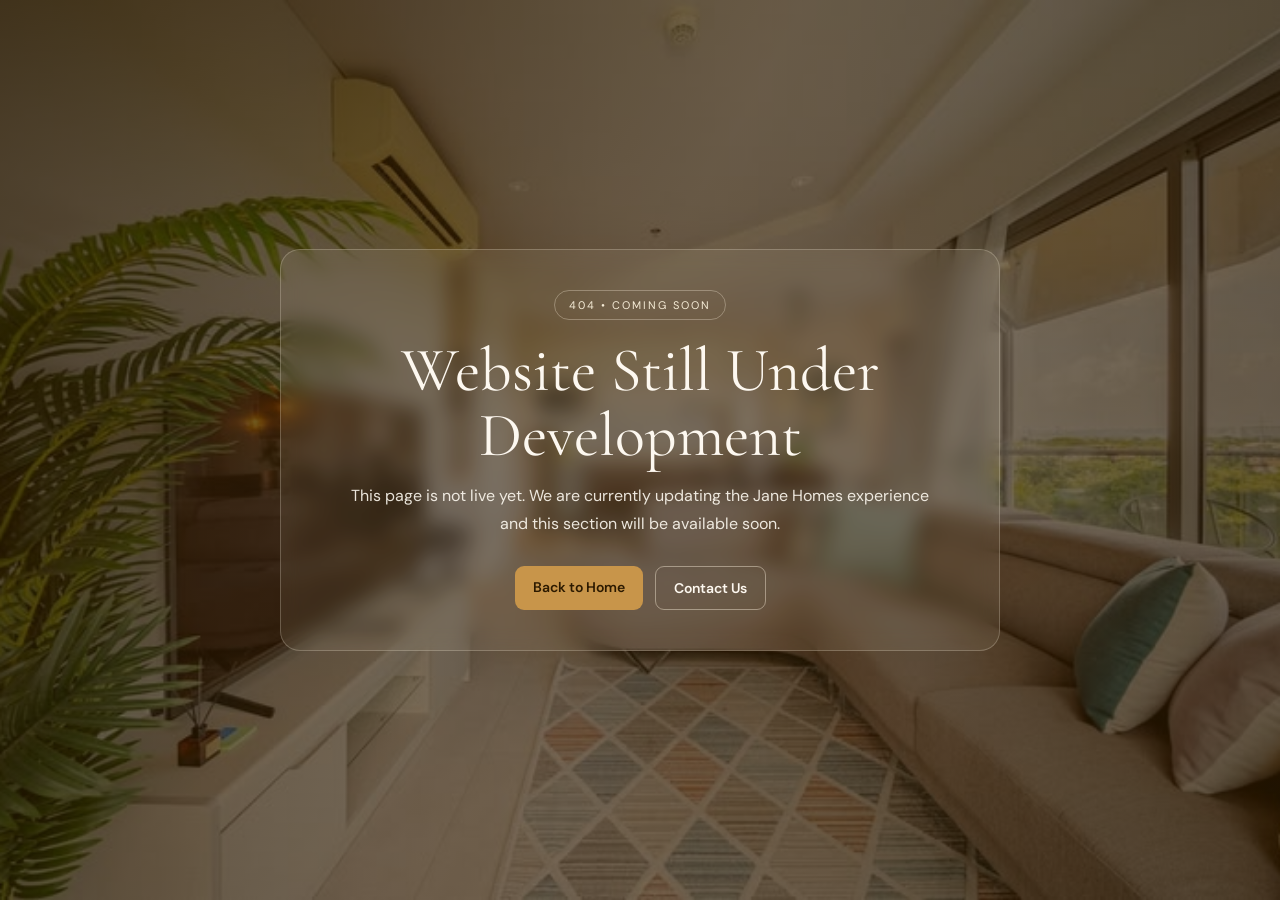
<file: coming-soon.html>
<!doctype html>
<html lang="en">
  <head>
    <meta charset="UTF-8" />
    <meta name="viewport" content="width=device-width, initial-scale=1.0" />
    <title>Coming Soon | Jane Homes</title>
    <link rel="preconnect" href="https://fonts.googleapis.com" />
    <link
      href="https://fonts.googleapis.com/css2?family=Cormorant+Garamond:ital,wght@0,300;0,400;0,500;0,600;1,300;1,400&family=DM+Sans:wght@300;400;500;600&display=swap"
      rel="stylesheet"
    />
    <style>
      :root {
        --brown-dark: #2c1a00;
        --brown-primary: #4a2c00;
        --cream-white: #fdf8f0;
        --cream-light: #f7edd8;
        --gold: #c8954a;
      }

      * {
        box-sizing: border-box;
        margin: 0;
        padding: 0;
      }

      body {
        min-height: 100vh;
        font-family: "DM Sans", sans-serif;
        color: var(--cream-white);
        background-image:
          linear-gradient(
            120deg,
            rgba(44, 26, 0, 0.82) 0%,
            rgba(44, 26, 0, 0.6) 45%,
            rgba(44, 26, 0, 0.72) 100%
          ),
          url("assets/images/apartment5");
        background-size: cover;
        background-position: center;
        background-repeat: no-repeat;
        display: grid;
        place-items: center;
        padding: 24px;
      }

      .panel {
        width: min(720px, 100%);
        background: rgba(247, 237, 216, 0.08);
        border: 1px solid rgba(247, 237, 216, 0.24);
        backdrop-filter: blur(10px);
        border-radius: 20px;
        padding: 40px 32px;
        text-align: center;
      }

      .tag {
        display: inline-block;
        font-size: 11px;
        letter-spacing: 2px;
        text-transform: uppercase;
        color: var(--cream-light);
        padding: 7px 14px;
        border: 1px solid rgba(247, 237, 216, 0.32);
        border-radius: 999px;
        margin-bottom: 18px;
      }

      h1 {
        font-family: "Cormorant Garamond", serif;
        font-size: clamp(40px, 6vw, 62px);
        font-weight: 400;
        line-height: 1.05;
        margin-bottom: 14px;
      }

      p {
        font-size: 16px;
        line-height: 1.75;
        color: rgba(253, 248, 240, 0.9);
        max-width: 580px;
        margin: 0 auto;
      }

      .actions {
        margin-top: 28px;
        display: flex;
        justify-content: center;
        gap: 12px;
        flex-wrap: wrap;
      }

      .btn {
        text-decoration: none;
        border-radius: 9px;
        padding: 12px 18px;
        font-size: 14px;
        font-weight: 600;
        transition: 0.2s ease;
      }

      .btn-primary {
        background: var(--gold);
        color: var(--brown-dark);
      }

      .btn-primary:hover {
        transform: translateY(-1px);
        opacity: 0.95;
      }

      .btn-ghost {
        border: 1px solid rgba(247, 237, 216, 0.44);
        color: var(--cream-white);
      }

      .btn-ghost:hover {
        background: rgba(247, 237, 216, 0.12);
      }
    </style>
  </head>
  <body>
    <main class="panel">
      <div class="tag">404 • Coming Soon</div>
      <h1>Website Still Under Development</h1>
      <p>
        This page is not live yet. We are currently updating the Jane Homes
        experience and this section will be available soon.
      </p>
      <div class="actions">
        <a href="index.html" class="btn btn-primary">Back to Home</a>
        <a
          href="https://wa.me/2347040761741"
          class="btn btn-ghost"
          target="_blank"
          rel="noopener noreferrer"
          >Contact Us</a
        >
      </div>
    </main>
  </body>
</html>
</file>
<file: assets/css/styles.css>
:root {
  --brown-dark: #2c1a00;
  --brown-mid: #3d2300;
  --brown-primary: #4a2c00;
  --brown-light: #7a5230;
  --brown-accent: #9b6a3e;
  --cream-deep: #e8d5b7;
  --cream-mid: #f0e2c8;
  --cream-light: #f7edd8;
  --cream-pale: #faf3e8;
  --cream-white: #fdf8f0;
  --gold: #c8954a;
  --gold-light: #e0b878;
  --text-dark: #1e1200;
  --text-mid: #4a2c00;
  --text-muted: #7a5a3a;
}

*,
*::before,
*::after {
  margin: 0;
  padding: 0;
  box-sizing: border-box;
}

html {
  scroll-behavior: smooth;
}

body {
  font-family: "DM Sans", sans-serif;
  background: var(--cream-white);
  color: var(--text-dark);
  overflow-x: hidden;
}

.form-toast {
  position: fixed;
  top: 92px;
  left: 50%;
  transform: translate(-50%, -16px);
  opacity: 0;
  z-index: 1000;
  background: rgba(253, 248, 240, 0.98);
  border: 1px solid rgba(74, 44, 0, 0.16);
  box-shadow: 0 20px 70px rgba(44, 26, 0, 0.18);
  border-radius: 14px;
  padding: 14px 18px;
  width: min(620px, calc(100% - 24px));
  display: flex;
  gap: 12px;
  align-items: center;
  pointer-events: none;
  transition:
    transform 0.3s ease,
    opacity 0.3s ease;
}

.form-toast.visible {
  transform: translate(-50%, 0);
  opacity: 1;
}

.form-toast-emoji {
  font-size: 34px;
  line-height: 1;
}

.form-toast-content {
  display: flex;
  flex-direction: column;
  gap: 4px;
}

.form-toast-content strong {
  color: var(--brown-primary);
  font-size: 15px;
}

.form-toast-content span {
  color: var(--text-muted);
  font-size: 13px;
}

@media (max-width: 640px) {
  .form-toast {
    top: 86px;
    width: calc(100% - 16px);
    padding: 12px 14px;
  }

  .form-toast-emoji {
    font-size: 28px;
  }
}

/* ===== NAV ===== */
nav {
  position: fixed;
  top: 0;
  left: 0;
  right: 0;
  z-index: 100;
  padding: 0 48px;
  height: 80px;
  display: flex;
  align-items: center;
  justify-content: space-between;
  background: transparent;
  backdrop-filter: none;
  border-bottom: 1px solid transparent;
  transition: all 0.3s ease;
}

nav.scrolled {
  background: rgba(253, 248, 240, 0.92);
  backdrop-filter: blur(20px);
  border-bottom: 1px solid rgba(74, 44, 0, 0.08);
  box-shadow: 0 4px 40px rgba(44, 26, 0, 0.12);
}

.nav-logo {
  display: flex;
  align-items: center;
  gap: 12px;
  text-decoration: none;
}

.logo-icon-wrap {
  width: 50px;
  height: 50px;
  display: block;
  overflow: hidden;
  flex-shrink: 0;
  border-radius: 10px;
}

.logo-icon {
  width: 50px;
  height: 32px;
  object-fit: cover;
  object-position: center;
  display: block;
  transform-origin: center;
}

nav .logo-icon-switch {
  position: relative;
}

nav .logo-icon-switch .logo-icon {
  position: absolute;
  inset: 0;
  width: 100%;
  height: 100%;
  object-fit: contain;
  transition: opacity 0.25s ease;
}

nav .logo-icon-switch .logo-icon--white {
  opacity: 1;
}

nav .logo-icon-switch .logo-icon--dark {
  opacity: 0;
}

nav.scrolled .logo-icon-switch .logo-icon--white {
  opacity: 0;
}

nav.scrolled .logo-icon-switch .logo-icon--dark {
  opacity: 1;
}

.logo-text {
  display: flex;
  flex-direction: column;
  line-height: 1;
}

.logo-text .brand-name {
  font-family: "Cormorant Garamond", serif;
  font-size: 22px;
  font-weight: 600;
  color: var(--brown-primary);
  letter-spacing: -0.3px;
}

.logo-text .brand-sub {
  font-size: 10px;
  font-weight: 500;
  color: var(--brown-accent);
  letter-spacing: 2.5px;
  text-transform: uppercase;
  margin-top: 2px;
}

nav:not(.scrolled) .logo-text .brand-name {
  color: var(--cream-white);
}

nav:not(.scrolled) .logo-text .brand-sub {
  color: rgba(253, 248, 240, 0.75);
}

.nav-links {
  display: flex;
  align-items: center;
  gap: 36px;
  list-style: none;
}

.nav-links a {
  text-decoration: none;
  font-size: 14px;
  font-weight: 400;
  color: var(--text-muted);
  letter-spacing: 0.3px;
  transition: color 0.2s;
}

.nav-links a:hover {
  color: var(--brown-primary);
}

nav:not(.scrolled) .nav-links a {
  color: rgba(253, 248, 240, 0.82);
}

nav:not(.scrolled) .nav-links a:hover {
  color: var(--cream-white);
}

.nav-cta {
  display: flex;
  align-items: center;
  gap: 16px;
}

.btn-outline {
  padding: 10px 22px;
  border: 1.5px solid var(--brown-primary);
  border-radius: 6px;
  background: transparent;
  color: var(--brown-primary);
  font-family: "DM Sans", sans-serif;
  font-size: 13px;
  font-weight: 500;
  cursor: pointer;
  text-decoration: none;
  transition: all 0.2s;
}

.btn-outline:hover {
  background: var(--brown-primary);
  color: var(--cream-white);
}

.btn-solid {
  padding: 10px 22px;
  background: var(--brown-primary);
  border: 1.5px solid var(--brown-primary);
  border-radius: 6px;
  color: var(--cream-white);
  font-family: "DM Sans", sans-serif;
  font-size: 13px;
  font-weight: 500;
  cursor: pointer;
  text-decoration: none;
  transition: all 0.2s;
}

.btn-solid:hover {
  background: var(--brown-dark);
  border-color: var(--brown-dark);
}

/* ===== HERO ===== */
.hero {
  min-height: 100vh;
  padding: 120px 64px 80px;
  display: flex;
  align-items: center;
  position: relative;
  overflow: hidden;
  background-image:
    linear-gradient(
      100deg,
      rgba(44, 26, 0, 0.78) 0%,
      rgba(44, 26, 0, 0.62) 38%,
      rgba(44, 26, 0, 0.35) 60%,
      rgba(44, 26, 0, 0.22) 100%
    ),
    url("../images/heroimg2");
  background-size: cover;
  background-position: center;
  background-repeat: no-repeat;
}

.hero-left {
  background: transparent;
  display: flex;
  flex-direction: column;
  justify-content: center;
  padding: 0;
  position: relative;
  max-width: 680px;
  z-index: 2;
}

.hero-left::after {
  display: none;
}

.hero-tag {
  display: inline-flex;
  align-items: center;
  gap: 8px;
  background: rgba(255, 255, 255, 0.1);
  border: 1px solid rgba(255, 255, 255, 0.15);
  border-radius: 100px;
  padding: 6px 16px;
  margin-bottom: 32px;
  width: fit-content;
}

.hero-tag span {
  font-size: 11px;
  font-weight: 500;
  color: var(--cream-deep);
  letter-spacing: 2px;
  text-transform: uppercase;
}

.hero-tag-dot {
  width: 6px;
  height: 6px;
  background: var(--gold);
  border-radius: 50%;
  animation: pulse 2s infinite;
}

@keyframes pulse {
  0%,
  100% {
    opacity: 1;
    transform: scale(1);
  }
  50% {
    opacity: 0.5;
    transform: scale(0.8);
  }
}

.hero-title {
  font-family: "Cormorant Garamond", serif;
  font-size: clamp(48px, 5vw, 72px);
  font-weight: 300;
  line-height: 1.1;
  color: var(--cream-white);
  margin-bottom: 24px;
  letter-spacing: -1px;
}

.hero-title em {
  font-style: italic;
  color: var(--gold-light);
}

.hero-desc {
  font-size: 16px;
  line-height: 1.7;
  color: rgba(253, 248, 240, 0.7);
  max-width: 420px;
  margin-bottom: 48px;
  font-weight: 300;
}

.hero-actions {
  display: flex;
  align-items: center;
  gap: 20px;
}

.btn-cream {
  padding: 14px 32px;
  background: var(--cream-white);
  border: none;
  border-radius: 8px;
  color: var(--brown-primary);
  font-family: "DM Sans", sans-serif;
  font-size: 14px;
  font-weight: 600;
  cursor: pointer;
  text-decoration: none;
  transition: all 0.2s;
  display: flex;
  align-items: center;
  gap: 8px;
}

.btn-cream:hover {
  background: var(--cream-pale);
  transform: translateY(-1px);
}

.btn-ghost {
  padding: 14px 24px;
  background: transparent;
  border: 1.5px solid rgba(255, 255, 255, 0.3);
  border-radius: 8px;
  color: var(--cream-white);
  font-family: "DM Sans", sans-serif;
  font-size: 14px;
  font-weight: 400;
  cursor: pointer;
  text-decoration: none;
  transition: all 0.2s;
  display: flex;
  align-items: center;
  gap: 8px;
}

.btn-ghost:hover {
  border-color: rgba(255, 255, 255, 0.6);
  background: rgba(255, 255, 255, 0.05);
}

.hero-stats {
  display: flex;
  gap: 40px;
  margin-top: 56px;
  padding-top: 40px;
  border-top: 1px solid rgba(255, 255, 255, 0.12);
}

.hero-stat-num {
  font-family: "Cormorant Garamond", serif;
  font-size: 36px;
  font-weight: 500;
  color: var(--cream-white);
  line-height: 1;
}

.hero-stat-label {
  font-size: 12px;
  color: rgba(253, 248, 240, 0.5);
  margin-top: 4px;
  letter-spacing: 0.5px;
}

.hero-right {
  display: none;
}

.hero-img-main {
  width: 100%;
  height: 100%;
  object-fit: cover;
}

/* Property card floating */
.hero-card {
  position: absolute;
  bottom: 40px;
  left: -20px;
  background: var(--cream-white);
  border-radius: 16px;
  padding: 20px 24px;
  box-shadow: 0 24px 80px rgba(44, 26, 0, 0.25);
  display: flex;
  align-items: center;
  gap: 16px;
  animation: floatUp 0.8s ease 0.4s both;
  z-index: 3;
  min-width: 280px;
}

@keyframes floatUp {
  from {
    opacity: 0;
    transform: translateY(30px);
  }
  to {
    opacity: 1;
    transform: translateY(0);
  }
}

.hero-card-icon {
  width: 48px;
  height: 48px;
  background: var(--cream-light);
  border-radius: 12px;
  display: flex;
  align-items: center;
  justify-content: center;
  flex-shrink: 0;
}

.hero-card-text .label {
  font-size: 11px;
  color: var(--text-muted);
  letter-spacing: 1px;
  text-transform: uppercase;
  margin-bottom: 4px;
}

.hero-card-text .value {
  font-family: "Cormorant Garamond", serif;
  font-size: 22px;
  font-weight: 600;
  color: var(--brown-primary);
}

/* Hero badge top-right */
.hero-badge {
  position: absolute;
  top: 40px;
  right: 30px;
  background: var(--brown-primary);
  border-radius: 50%;
  width: 90px;
  height: 90px;
  display: flex;
  flex-direction: column;
  align-items: center;
  justify-content: center;
  z-index: 3;
  animation: spin-slow 20s linear infinite;
}

@keyframes spin-slow {
  from {
    transform: rotate(0deg);
  }
  to {
    transform: rotate(360deg);
  }
}

.hero-badge svg {
  width: 90px;
  height: 90px;
}

/* ===== SEARCH BAR ===== */
.search-section {
  background: var(--cream-white);
  padding: 0 64px;
  position: relative;
  z-index: 10;
}

.search-wrapper {
  background: var(--cream-white);
  border-radius: 16px;
  box-shadow: 0 8px 60px rgba(44, 26, 0, 0.12);
  border: 1px solid var(--cream-deep);
  padding: 24px 32px;
  display: flex;
  align-items: flex-end;
  gap: 24px;
  transform: translateY(-40px);
}

.search-tabs {
  display: flex;
  gap: 0;
  border-bottom: 2px solid var(--cream-deep);
  margin-bottom: 20px;
}

.search-tab {
  padding: 10px 24px;
  font-size: 13px;
  font-weight: 500;
  color: var(--text-muted);
  cursor: pointer;
  border-bottom: 2px solid transparent;
  margin-bottom: -2px;
  transition: all 0.2s;
}

.search-tab.active {
  color: var(--brown-primary);
  border-bottom-color: var(--brown-primary);
}

.search-container {
  max-width: 1200px;
  margin: 0 auto;
}

.search-field {
  display: flex;
  flex-direction: column;
  gap: 6px;
  flex: 1;
}

.search-field label {
  font-size: 11px;
  font-weight: 600;
  color: var(--text-muted);
  letter-spacing: 1.5px;
  text-transform: uppercase;
}

.search-field select,
.search-field input {
  background: var(--cream-pale);
  border: 1px solid var(--cream-deep);
  border-radius: 8px;
  padding: 10px 14px;
  font-family: "DM Sans", sans-serif;
  font-size: 14px;
  color: var(--text-dark);
  outline: none;
  transition: border-color 0.2s;
}

.search-field select:focus,
.search-field input:focus {
  border-color: var(--brown-accent);
}

.search-btn {
  padding: 12px 32px;
  background: var(--brown-primary);
  border: none;
  border-radius: 8px;
  color: var(--cream-white);
  font-family: "DM Sans", sans-serif;
  font-size: 14px;
  font-weight: 600;
  cursor: pointer;
  white-space: nowrap;
  transition: all 0.2s;
  display: flex;
  align-items: center;
  gap: 8px;
  height: 44px;
}

.search-btn:hover {
  background: var(--brown-dark);
}

/* ===== SECTION COMMON ===== */
section {
  padding: 96px 64px;
}

.section-tag {
  display: inline-flex;
  align-items: center;
  gap: 8px;
  margin-bottom: 16px;
}

.section-tag span {
  font-size: 11px;
  font-weight: 600;
  color: var(--brown-accent);
  letter-spacing: 2.5px;
  text-transform: uppercase;
}

.section-tag-line {
  width: 32px;
  height: 1px;
  background: var(--brown-accent);
}

.section-title {
  font-family: "Cormorant Garamond", serif;
  font-size: clamp(36px, 3.5vw, 52px);
  font-weight: 400;
  line-height: 1.15;
  color: var(--brown-primary);
  letter-spacing: -0.5px;
}

.section-title em {
  font-style: italic;
  color: var(--gold);
}

.section-desc {
  font-size: 16px;
  color: var(--text-muted);
  line-height: 1.7;
  max-width: 480px;
  font-weight: 300;
  margin-top: 12px;
}

.section-header {
  display: flex;
  justify-content: space-between;
  align-items: flex-end;
  margin-bottom: 56px;
}

/* ===== FEATURED PROPERTIES ===== */
.properties-section {
  background: var(--cream-pale);
}

.properties-grid {
  display: grid;
  grid-template-columns: 1fr 1fr;
  gap: 28px;
}

.property-card {
  background: var(--cream-white);
  border-radius: 20px;
  overflow: hidden;
  display: grid;
  grid-template-columns: 1fr 1fr;
  transition: all 0.3s ease;
  cursor: pointer;
  border: 1px solid var(--cream-deep);
}

.property-card:hover {
  transform: translateY(-6px);
  box-shadow: 0 24px 80px rgba(44, 26, 0, 0.15);
}

.property-card.featured {
  grid-column: span 2;
  display: grid;
  grid-template-columns: 1fr 1fr;
}

.property-img {
  position: relative;
  overflow: hidden;
}

.property-img img {
  width: 100%;
  height: 100%;
  min-height: 280px;
  object-fit: cover;
  transition: transform 0.5s ease;
  display: block;
}

.property-card.featured .property-img img {
  height: 100%;
  min-height: 360px;
}

.property-card:hover .property-img img {
  transform: scale(1.04);
}

.property-tag {
  position: absolute;
  top: 16px;
  left: 16px;
  background: var(--brown-primary);
  color: var(--cream-white);
  font-size: 10px;
  font-weight: 600;
  letter-spacing: 1.5px;
  text-transform: uppercase;
  padding: 5px 12px;
  border-radius: 100px;
}

.property-tag.sale {
  background: var(--gold);
  color: var(--brown-dark);
}
.property-tag.new {
  background: #2c7a5a;
}

.property-fav {
  position: absolute;
  top: 16px;
  right: 16px;
  width: 36px;
  height: 36px;
  background: rgba(253, 248, 240, 0.9);
  backdrop-filter: blur(8px);
  border-radius: 50%;
  display: flex;
  align-items: center;
  justify-content: center;
  cursor: pointer;
  transition: all 0.2s;
}

.property-fav:hover {
  background: var(--cream-white);
  transform: scale(1.1);
}

/* ===== DUBAI LISTINGS ===== */
.dubai-section {
  background: var(--cream-white);
}

.dubai-grid {
  display: grid;
  grid-template-columns: 1fr 1fr;
  gap: 36px;
  align-items: center;
}

.dubai-content {
  max-width: 560px;
}

.dubai-note {
  margin-top: 18px;
  margin-bottom: 28px;
  color: var(--text-muted);
  line-height: 1.7;
  font-size: 15px;
}

.dubai-image-wrap {
  width: min(100%, 420px);
  aspect-ratio: 9 / 16;
  justify-self: center;
  border-radius: 20px;
  overflow: hidden;
  border: 1px solid var(--cream-deep);
  box-shadow: 0 20px 60px rgba(44, 26, 0, 0.12);
}

.dubai-image {
  width: 100%;
  height: 100%;
  min-height: 0;
  object-fit: cover;
  object-position: center;
  display: block;
}

.property-info {
  padding: 24px;
}

.property-price {
  font-family: "Cormorant Garamond", serif;
  font-size: 26px;
  font-weight: 600;
  color: var(--brown-primary);
  margin-bottom: 8px;
}

.property-name {
  font-size: 15px;
  font-weight: 500;
  color: var(--text-dark);
  margin-bottom: 6px;
}

.property-location {
  font-size: 13px;
  color: var(--text-muted);
  display: flex;
  align-items: center;
  gap: 4px;
  margin-bottom: 20px;
}

.property-desc {
  font-size: clamp(14px, 1.15vw, 15px);
  color: var(--text-muted);
  line-height: 1.65;
  margin-bottom: 14px;
  font-weight: 400;
}

.property-specs {
  display: flex;
  gap: 20px;
  padding-top: 16px;
  border-top: 1px solid var(--cream-deep);
}

.property-benefits-wrap {
  border-top: 1px solid var(--cream-deep);
  margin-top: 18px;
  padding-top: 16px;
}

.property-card--client .property-info {
  display: flex;
  flex-direction: column;
  height: 100%;
}

.property-card--client .property-benefits-wrap {
  display: flex;
  flex-direction: column;
  flex: 1;
}

.property-card--client .property-img img {
  min-height: clamp(300px, 28vw, 360px);
}

.property-benefits {
  margin: 0;
  padding-left: 20px;
  display: grid;
  gap: 8px;
}

.property-benefits li {
  color: var(--text-muted);
  font-size: 14px;
  line-height: 1.5;
}

.property-contact-row {
  margin-top: auto;
  padding-top: 14px;
  display: flex;
  align-items: center;
  gap: 10px;
}

.property-whatsapp {
  width: 38px;
  height: 38px;
  border-radius: 50%;
  display: inline-flex;
  align-items: center;
  justify-content: center;
  background: #25d366;
  color: #ffffff;
  border: 1px solid rgba(0, 0, 0, 0.06);
  transition: transform 0.2s ease;
}

.property-whatsapp:hover {
  transform: translateY(-2px);
}

.property-contact-btn {
  text-decoration: none;
  display: inline-flex;
  align-items: center;
  justify-content: center;
  height: 38px;
  padding: 0 16px;
  border-radius: 999px;
  background: var(--brown-primary);
  color: var(--cream-white);
  font-size: 14px;
  font-weight: 500;
  letter-spacing: 0.2px;
  transition:
    transform 0.2s ease,
    box-shadow 0.2s ease;
}

.property-contact-btn:hover {
  transform: translateY(-2px);
  box-shadow: 0 10px 24px rgba(44, 26, 0, 0.18);
}

.spec {
  display: flex;
  align-items: center;
  gap: 6px;
  font-size: 12px;
  color: var(--text-muted);
}

.spec svg {
  color: var(--brown-accent);
}

/* ===== HOW IT WORKS ===== */
.how-section {
  background: var(--brown-primary);
}

.how-section .section-title {
  color: var(--cream-white);
}
.how-section .section-desc {
  color: rgba(253, 248, 240, 0.6);
}
.how-section .section-tag span {
  color: var(--gold-light);
}
.how-section .section-tag-line {
  background: var(--gold-light);
}

.steps-grid {
  display: grid;
  grid-template-columns: repeat(4, 1fr);
  gap: 40px;
  margin-top: 64px;
}

.step {
  position: relative;
  padding-left: 0;
}

.step-num {
  font-family: "Cormorant Garamond", serif;
  font-size: 80px;
  font-weight: 300;
  color: rgba(255, 255, 255, 0.06);
  line-height: 1;
  position: absolute;
  top: -20px;
  left: -10px;
  pointer-events: none;
}

.step-icon {
  width: 56px;
  height: 56px;
  background: rgba(255, 255, 255, 0.08);
  border-radius: 16px;
  display: flex;
  align-items: center;
  justify-content: center;
  margin-bottom: 20px;
  position: relative;
  z-index: 1;
  transition: all 0.3s;
}

.step:hover .step-icon {
  background: var(--gold);
  transform: scale(1.05);
}

.step-title {
  font-size: 17px;
  font-weight: 500;
  color: var(--cream-white);
  margin-bottom: 10px;
  position: relative;
  z-index: 1;
}

.step-desc {
  font-size: 14px;
  color: rgba(253, 248, 240, 0.55);
  line-height: 1.65;
  font-weight: 300;
  position: relative;
  z-index: 1;
}

/* Connector line */
.step:not(:last-child)::after {
  content: "";
  position: absolute;
  top: 28px;
  right: -20px;
  width: 40px;
  height: 1px;
  background: rgba(255, 255, 255, 0.12);
  border: none;
  border-top: 1px dashed rgba(255, 255, 255, 0.2);
}

/* ===== TESTIMONIALS ===== */
.testimonials-section {
  background: var(--cream-light);
}

.testimonials-grid {
  display: grid;
  grid-template-columns: 1fr 1fr 1fr;
  gap: 28px;
  margin-top: 56px;
}

.testimonial-card {
  background: var(--cream-white);
  border-radius: 20px;
  padding: 32px;
  border: 1px solid var(--cream-deep);
  transition: all 0.3s;
  position: relative;
}

.testimonial-card:hover {
  transform: translateY(-4px);
  box-shadow: 0 16px 60px rgba(44, 26, 0, 0.1);
}

.testimonial-card.featured-t {
  background: var(--brown-primary);
  border-color: var(--brown-primary);
}

.quote-mark {
  font-family: "Cormorant Garamond", serif;
  font-size: 80px;
  font-weight: 300;
  line-height: 0.5;
  color: var(--cream-deep);
  display: block;
  margin-bottom: 16px;
}

.testimonial-card.featured-t .quote-mark {
  color: rgba(255, 255, 255, 0.15);
}

.testimonial-text {
  font-family: "Cormorant Garamond", serif;
  font-size: 18px;
  font-weight: 400;
  font-style: italic;
  line-height: 1.65;
  color: var(--text-dark);
  margin-bottom: 28px;
}

.testimonial-card.featured-t .testimonial-text {
  color: var(--cream-white);
}

.testimonial-stars {
  display: flex;
  gap: 4px;
  margin-bottom: 16px;
}

.testimonial-author {
  display: flex;
  align-items: center;
  gap: 14px;
}

.author-avatar {
  width: 44px;
  height: 44px;
  border-radius: 50%;
  object-fit: cover;
  background: var(--cream-deep);
  display: flex;
  align-items: center;
  justify-content: center;
  font-family: "Cormorant Garamond", serif;
  font-size: 18px;
  color: var(--brown-primary);
  font-weight: 500;
  flex-shrink: 0;
}

.author-name {
  font-size: 14px;
  font-weight: 500;
  color: var(--text-dark);
}

.testimonial-card.featured-t .author-name {
  color: var(--cream-white);
}

.author-role {
  font-size: 12px;
  color: var(--text-muted);
  margin-top: 2px;
}

.testimonial-card.featured-t .author-role {
  color: rgba(253, 248, 240, 0.5);
}

/* ===== AGENTS ===== */
.agents-section {
  background: var(--cream-white);
}

.agents-grid {
  display: grid;
  grid-template-columns: repeat(3, 1fr);
  gap: 28px;
  margin-top: 56px;
}

.agent-card {
  text-align: center;
  transition: all 0.3s;
  cursor: pointer;
}

.agent-card:hover .agent-photo {
  transform: scale(1.02);
}

.agent-photo-wrapper {
  position: relative;
  overflow: hidden;
  border-radius: 20px;
  margin-bottom: 20px;
}

.agent-photo {
  width: 100%;
  height: 297px;
  object-fit: cover;
  object-position: 50% 5%;
  display: block;
  transition: transform 0.4s ease;
  background: var(--cream-deep);
}

.agent-social {
  position: absolute;
  bottom: 0;
  left: 0;
  right: 0;
  padding: 16px;
  background: linear-gradient(transparent, rgba(44, 26, 0, 0.8));
  display: flex;
  justify-content: center;
  gap: 8px;
  transform: translateY(60px);
  transition: transform 0.3s ease;
}

.agent-card:hover .agent-social {
  transform: translateY(0);
}

.social-icon {
  width: 32px;
  height: 32px;
  background: rgba(253, 248, 240, 0.9);
  border-radius: 8px;
  display: flex;
  align-items: center;
  justify-content: center;
  transition: all 0.2s;
}

.social-icon:hover {
  background: var(--cream-white);
}

.agent-name {
  font-size: 16px;
  font-weight: 500;
  color: var(--text-dark);
  margin-bottom: 4px;
}

.agent-role {
  font-size: 12px;
  color: var(--text-muted);
  letter-spacing: 0.5px;
  margin-bottom: 12px;
}

.agent-stats {
  display: flex;
  justify-content: center;
  gap: 20px;
}

.agent-stat {
  font-size: 12px;
  color: var(--text-muted);
}

.agent-stat strong {
  display: block;
  font-size: 15px;
  color: var(--brown-primary);
  font-family: "Cormorant Garamond", serif;
  font-weight: 500;
}

/* ===== CTA SECTION ===== */
.cta-section {
  background: var(--brown-dark);
  padding: 96px 64px;
  position: relative;
  overflow: hidden;
}

.cta-bg-pattern {
  position: absolute;
  inset: 0;
  background: radial-gradient(
    ellipse 80% 80% at 70% 50%,
    rgba(74, 44, 0, 0.6) 0%,
    transparent 70%
  );
  pointer-events: none;
}

.cta-inner {
  display: grid;
  grid-template-columns: 1fr 1fr;
  gap: 80px;
  align-items: center;
  position: relative;
  z-index: 1;
  max-width: 1200px;
  margin: 0 auto;
}

.cta-title {
  font-family: "Cormorant Garamond", serif;
  font-size: clamp(40px, 4vw, 60px);
  font-weight: 300;
  line-height: 1.1;
  color: var(--cream-white);
  letter-spacing: -1px;
}

.cta-title em {
  font-style: italic;
  color: var(--gold-light);
}

.cta-desc {
  font-size: 15px;
  color: rgba(253, 248, 240, 0.6);
  line-height: 1.7;
  margin-top: 20px;
  font-weight: 300;
  max-width: 420px;
}

.cta-form {
  display: flex;
  flex-direction: column;
  gap: 16px;
}

.form-row {
  display: grid;
  grid-template-columns: 1fr 1fr;
  gap: 16px;
}

.form-input {
  width: 100%;
  background: rgba(255, 255, 255, 0.06);
  border: 1px solid rgba(255, 255, 255, 0.12);
  border-radius: 10px;
  padding: 14px 18px;
  font-family: "DM Sans", sans-serif;
  font-size: 14px;
  color: var(--cream-white);
  outline: none;
  transition: border-color 0.2s;
}

.form-input::placeholder {
  color: rgba(255, 255, 255, 0.3);
}

.form-input:focus {
  border-color: rgba(255, 255, 255, 0.35);
}

.form-submit {
  padding: 15px;
  background: var(--gold);
  border: none;
  border-radius: 10px;
  color: var(--brown-dark);
  font-family: "DM Sans", sans-serif;
  font-size: 14px;
  font-weight: 600;
  cursor: pointer;
  transition: all 0.2s;
  display: flex;
  align-items: center;
  justify-content: center;
  gap: 8px;
}

.form-submit:hover {
  background: var(--gold-light);
}

.form-submit:disabled {
  opacity: 0.7;
  cursor: progress;
}

/* ===== STATS BAND ===== */
.stats-band {
  background: var(--cream-mid);
  padding: 64px;
  display: grid;
  grid-template-columns: repeat(4, 1fr);
  gap: 0;
}

.stat-item {
  text-align: center;
  padding: 0 40px;
  border-right: 1px solid var(--cream-deep);
}

.stat-item:last-child {
  border-right: none;
}

.stat-number {
  font-family: "Cormorant Garamond", serif;
  font-size: 56px;
  font-weight: 400;
  color: var(--brown-primary);
  line-height: 1;
  letter-spacing: -1px;
}

.stat-suffix {
  font-size: 28px;
  color: var(--gold);
}

.stat-label {
  font-size: 12px;
  font-weight: 500;
  color: var(--text-muted);
  letter-spacing: 2px;
  text-transform: uppercase;
  margin-top: 10px;
}

/* ===== FOOTER ===== */
footer {
  background: var(--brown-dark);
  color: var(--cream-light);
  padding: 80px 64px 40px;
}

.footer-top {
  display: grid;
  grid-template-columns: 2fr 1fr 1fr 1fr;
  gap: 64px;
  padding-bottom: 60px;
  border-bottom: 1px solid rgba(255, 255, 255, 0.08);
}

.footer-logo-area .footer-desc {
  font-size: 14px;
  color: rgba(253, 248, 240, 0.5);
  line-height: 1.7;
  margin-top: 16px;
  max-width: 300px;
  font-weight: 300;
}

.footer-col h4 {
  font-size: 12px;
  font-weight: 600;
  letter-spacing: 2px;
  text-transform: uppercase;
  color: rgba(253, 248, 240, 0.35);
  margin-bottom: 20px;
}

.footer-col ul {
  list-style: none;
  display: flex;
  flex-direction: column;
  gap: 12px;
}

.footer-col ul li a {
  font-size: 14px;
  color: rgba(253, 248, 240, 0.6);
  text-decoration: none;
  transition: color 0.2s;
  font-weight: 300;
}

.footer-col ul li a:hover {
  color: var(--cream-white);
}

.footer-bottom {
  display: flex;
  justify-content: space-between;
  align-items: center;
  padding-top: 32px;
}

.footer-copy {
  font-size: 13px;
  color: rgba(253, 248, 240, 0.3);
}

.footer-socials {
  display: flex;
  gap: 12px;
}

.footer-social {
  width: 36px;
  height: 36px;
  background: rgba(255, 255, 255, 0.06);
  border-radius: 8px;
  display: flex;
  align-items: center;
  justify-content: center;
  cursor: pointer;
  transition: all 0.2s;
  text-decoration: none;
}

.footer-social:hover {
  background: rgba(255, 255, 255, 0.12);
}

/* ===== PROPERTY IMG FALLBACK ===== */
.prop-img-placeholder {
  width: 100%;
  height: 280px;
  background: linear-gradient(
    135deg,
    var(--cream-deep) 0%,
    var(--cream-mid) 100%
  );
  display: flex;
  align-items: center;
  justify-content: center;
  position: relative;
  overflow: hidden;
}

.prop-img-placeholder::before {
  content: "";
  position: absolute;
  inset: 0;
  background: repeating-linear-gradient(
    45deg,
    transparent,
    transparent 20px,
    rgba(74, 44, 0, 0.03) 20px,
    rgba(74, 44, 0, 0.03) 40px
  );
}

.prop-img-placeholder svg {
  opacity: 0.25;
}

/* ===== RESPONSIVE ===== */
@media (max-width: 1200px) {
  .properties-grid {
    grid-template-columns: 1fr;
  }
}

@media (max-width: 1024px) {
  nav {
    padding: 0 24px;
  }
  .nav-links {
    display: none;
  }
  section {
    padding: 64px 24px;
  }
  .hero {
    min-height: 82vh;
    padding: 120px 24px 64px;
    background-position: 62% center;
  }
  .hero-left {
    max-width: 100%;
  }
  .property-card.featured {
    grid-column: span 2;
    grid-template-columns: 1fr;
  }
  .property-card.featured .property-img img {
    height: 280px;
    min-height: auto;
  }

  .property-card--client .property-img img {
    min-height: clamp(280px, 36vw, 340px);
  }
  .steps-grid {
    grid-template-columns: 1fr 1fr;
  }
  .agents-grid {
    display: grid;
    grid-template-columns: repeat(3, 1fr);
    gap: 28px;
    margin-top: 56px;
  }

  .dubai-grid {
    grid-template-columns: 1fr;
    gap: 24px;
  }
  .dubai-image {
    min-height: 0;
  }
  .stats-band {
    grid-template-columns: 1fr 1fr;
    padding: 48px 24px;
    gap: 32px;
  }
  .stat-item {
    border-right: none;
  }
  .cta-inner {
    grid-template-columns: 1fr;
    gap: 48px;
  }
  .footer-top {
    grid-template-columns: 1fr 1fr;
    gap: 40px;
  }
  .search-section {
    padding: 0 24px;
  }
  .search-wrapper {
    flex-direction: column;
    transform: translateY(-20px);
  }
}

@media (max-width: 700px) {
  .properties-grid {
    grid-template-columns: 1fr;
  }
}

@media (max-width: 768px) {
  nav {
    height: 74px;
    padding: 0 16px;
  }

  .logo-icon-wrap {
    width: 44px;
    height: 44px;
  }

  .logo-icon {
    width: 44px;
    height: 28px;
  }

  section {
    padding: 56px 20px;
  }

  .hero {
    min-height: auto;
    padding: 104px 20px 56px;
    background-position: 64% center;
  }

  .hero-title {
    font-size: clamp(36px, 9vw, 52px);
  }

  .hero-desc {
    max-width: 100%;
    font-size: 15px;
    margin-bottom: 36px;
  }

  .hero-actions {
    flex-wrap: wrap;
    gap: 12px;
  }
  .agents-grid {
    display: grid;
    grid-template-columns: repeat(2, 1fr);
    gap: 28px;
    margin-top: 56px;
  }

  .btn-cream,
  .btn-ghost {
    width: 100%;
    justify-content: center;
  }

  .hero-stats {
    flex-wrap: wrap;
    gap: 24px;
    margin-top: 36px;
    padding-top: 28px;
  }

  .hero-stats > div {
    flex: 1 1 calc(50% - 12px);
    min-width: 140px;
  }

  .section-header {
    flex-direction: column;
    align-items: flex-start;
    gap: 18px;
    margin-bottom: 36px;
  }

  .property-card {
    grid-template-columns: 1fr;
  }

  .property-img img {
    min-height: 240px;
  }

  .property-desc {
    font-size: 14px;
    line-height: 1.6;
    margin-bottom: 12px;
  }

  .property-specs {
    flex-wrap: wrap;
    gap: 12px;
  }

  .property-contact-row {
    flex-wrap: wrap;
  }

  .steps-grid,
  .testimonials-grid {
    grid-template-columns: 1fr;
    gap: 22px;
  }

  .steps-grid {
    margin-top: 40px;
  }

  .step:not(:last-child)::after {
    display: none;
  }

  .cta-section {
    padding: 72px 20px;
  }

  .cta-inner {
    gap: 32px;
  }

  .form-row {
    grid-template-columns: 1fr;
  }

  .stats-band {
    grid-template-columns: 1fr;
    padding: 36px 20px;
    gap: 20px;
  }

  .footer-top {
    grid-template-columns: 1fr;
    gap: 28px;
  }

  .footer-bottom {
    flex-direction: column;
    align-items: flex-start;
    gap: 12px;
  }
}

@media (max-width: 500px) {
  .hero-tag {
    margin-bottom: 20px;
    padding: 5px 12px;
  }

  .hero-title {
    font-size: clamp(32px, 10vw, 44px);
  }

  .hero-stats > div {
    flex: 1 1 100%;
  }
  .agents-grid {
    display: grid;
    grid-template-columns: 1fr;
    gap: 28px;
    margin-top: 56px;
  }

  .property-info {
    padding: 18px;
  }

  .property-img img {
    min-height: 220px;
  }

  .property-card--client .property-img img {
    min-height: 220px;
  }

  .property-desc {
    font-size: 13.5px;
    line-height: 1.55;
  }

  .property-price {
    font-size: 22px;
  }

  .dubai-image {
    min-height: 0;
  }

  .form-input {
    padding: 12px 14px;
  }

  .form-submit {
    padding: 13px;
  }

  footer {
    padding: 56px 20px 32px;
  }

  .footer-copy {
    font-size: 12px;
  }
}

@media (max-width: 400px) {
  nav {
    height: 68px;
  }

  .logo-text .brand-name {
    font-size: 20px;
  }

  .logo-text .brand-sub {
    font-size: 9px;
    letter-spacing: 2px;
  }

  .hero {
    padding: 96px 14px 48px;
  }

  section {
    padding: 48px 14px;
  }

  .btn-cream,
  .btn-ghost {
    font-size: 13px;
    padding: 12px 14px;
  }

  .hero-stat-num {
    font-size: 30px;
  }

  .stat-number {
    font-size: 40px;
  }

  .cta-title {
    font-size: 34px;
  }

  .form-toast {
    top: 76px;
    width: calc(100% - 12px);
    padding: 10px 12px;
  }

  .form-toast-content strong {
    font-size: 14px;
  }

  .form-toast-content span {
    font-size: 12px;
  }
}

/* ===== ANIMATIONS ===== */
.fade-in {
  opacity: 0;
  transform: translateY(24px);
  transition:
    opacity 0.6s ease,
    transform 0.6s ease;
}

.fade-in.visible {
  opacity: 1;
  transform: translateY(0);
}

/* ===== HERO IMAGE OVERLAY ===== */
.hero-right-overlay {
  position: absolute;
  inset: 0;
  background: linear-gradient(
    to right,
    rgba(74, 44, 0, 0.3) 0%,
    transparent 40%
  );
  pointer-events: none;
  z-index: 1;
}

/* Framer badge style override */
#__framer-badge-container {
  display: none;
}
</file>
